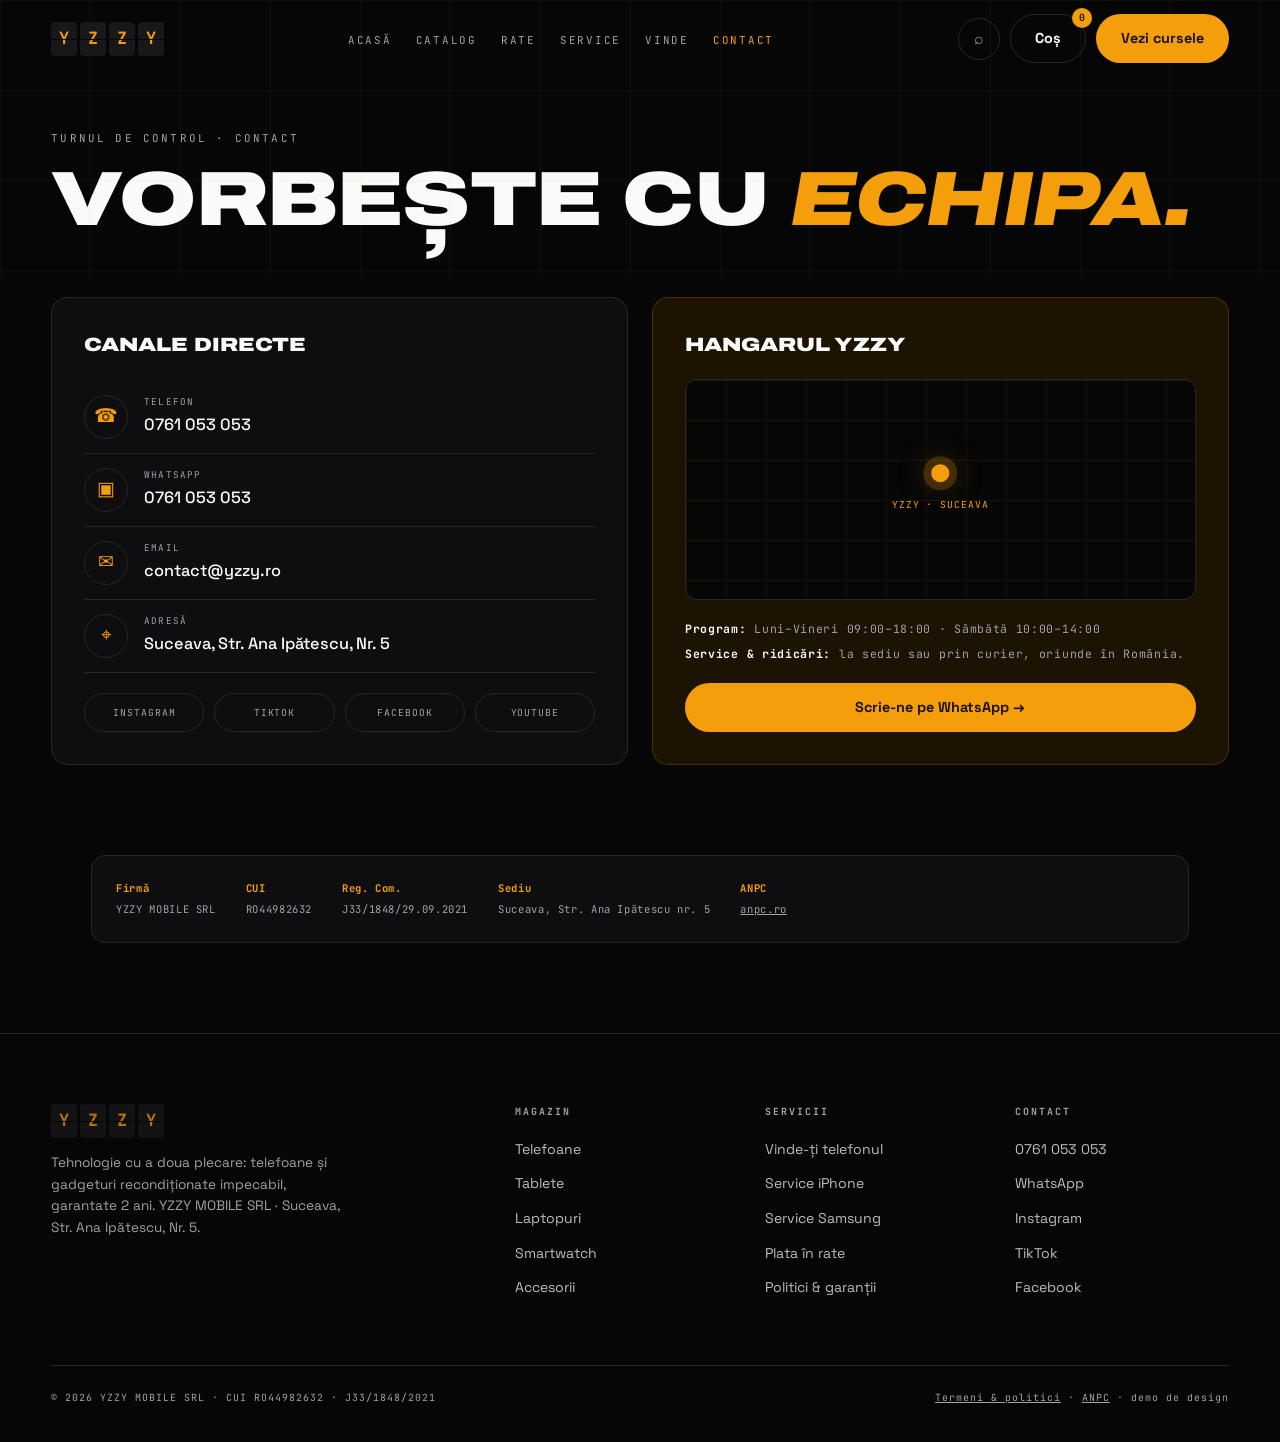
<file: contact.html>
<!DOCTYPE html>
<html lang="ro">
<head>
<meta charset="UTF-8">
<meta name="viewport" content="width=device-width, initial-scale=1.0">
<title>Contact — YZZY · Suceava</title>
<meta name="description" content="Contactează YZZY: telefon 0761 053 053, WhatsApp, email, sediu în Suceava, Str. Ana Ipătescu nr. 5.">
<link rel="stylesheet" href="theme.css?v=3">
<style>
.ct-hero{padding:130px 4vw 40px}
.ct-hero h1{font-size:clamp(2.4rem,6vw,4.8rem)}
.ct-grid{display:grid;grid-template-columns:1fr 1fr;gap:24px;padding:20px 4vw 90px}
@media(max-width:900px){.ct-grid{grid-template-columns:1fr}}
.ct-card{background:var(--carbune);border:1px solid var(--linie);border-radius:16px;padding:32px}
.ct-card h3{font-family:var(--f-display);font-stretch:125%;font-weight:900;text-transform:uppercase;font-size:1.2rem;margin-bottom:20px}
.ct-item{display:flex;gap:16px;align-items:center;padding:14px 0;border-bottom:1px solid var(--linie);text-decoration:none;color:var(--alb);transition:color .2s}
.ct-item:last-child{border-bottom:none}
.ct-item:hover{color:var(--amber)}
.ct-item .ic{width:44px;height:44px;border-radius:50%;border:1px solid var(--linie);display:grid;place-items:center;font-size:1.2rem;flex:none;color:var(--amber)}
.ct-item .lbl{font-family:var(--f-mono);font-size:.58rem;letter-spacing:.12em;text-transform:uppercase;color:var(--gri);display:block;margin-bottom:2px}
.ct-item b{font-size:1.02rem;font-weight:500}
.socials{display:flex;gap:10px;margin-top:20px}
.socials a{flex:1;text-align:center;border:1px solid var(--linie);border-radius:100px;padding:11px;font-family:var(--f-mono);font-size:.6rem;letter-spacing:.1em;text-transform:uppercase;color:var(--gri);text-decoration:none;transition:all .2s}
.socials a:hover{border-color:var(--amber);color:var(--amber)}
.map-card{background:var(--fum);border:1px solid rgba(245,158,11,.2);border-radius:16px;padding:32px;display:flex;flex-direction:column}
.map-vis{flex:1;min-height:220px;border-radius:12px;border:1px solid var(--linie);background:
  linear-gradient(rgba(245,158,11,.08) 1px,transparent 1px),
  linear-gradient(90deg,rgba(245,158,11,.08) 1px,transparent 1px);
  background-size:40px 40px;background-color:var(--abis);position:relative;margin-bottom:20px;overflow:hidden}
.map-pin{position:absolute;top:50%;left:50%;transform:translate(-50%,-50%);text-align:center}
.map-pin .dot{width:18px;height:18px;border-radius:50%;background:var(--amber);margin:0 auto 8px;box-shadow:0 0 0 8px rgba(245,158,11,.2),0 0 30px rgba(245,158,11,.6)}
.map-pin span{font-family:var(--f-mono);font-size:.6rem;letter-spacing:.1em;text-transform:uppercase;color:var(--amber)}
.hours{font-family:var(--f-mono);font-size:.72rem;letter-spacing:.06em;color:var(--gri)}
.hours b{color:var(--alb)}
.legal-strip{padding:0 4vw 90px;max-width:1200px;margin:0 auto}
.legal-strip .lbox{background:var(--carbune);border:1px solid var(--linie);border-radius:14px;padding:24px;display:flex;gap:30px;flex-wrap:wrap;font-family:var(--f-mono);font-size:.66rem;letter-spacing:.06em;color:var(--gri)}
.legal-strip .lbox b{color:var(--amber);display:block;margin-bottom:4px}
</style>
</head>
<body>
<nav id="nav"></nav>

<header class="ct-hero grid-bg">
  <span class="sec-num" style="display:block;margin-bottom:16px">TURNUL DE CONTROL · CONTACT</span>
  <h1 class="display">Vorbește cu <em class="amber">echipa.</em></h1>
</header>

<div class="ct-grid">
  <div class="ct-card reveal">
    <h3>Canale directe</h3>
    <a class="ct-item" href="tel:0761053053"><span class="ic">☎</span><span><span class="lbl">Telefon</span><b>0761 053 053</b></span></a>
    <a class="ct-item" href="https://wa.me/+40761053053"><span class="ic">▣</span><span><span class="lbl">WhatsApp</span><b>0761 053 053</b></span></a>
    <a class="ct-item" href="mailto:contact@yzzy.ro"><span class="ic">✉</span><span><span class="lbl">Email</span><b>contact@yzzy.ro</b></span></a>
    <a class="ct-item" href="https://yzzy.ro/contact/" target="_blank" rel="noopener"><span class="ic">⌖</span><span><span class="lbl">Adresă</span><b>Suceava, Str. Ana Ipătescu, Nr. 5</b></span></a>
    <div class="socials">
      <a href="https://www.instagram.com/yzzy.ro/">Instagram</a>
      <a href="https://www.tiktok.com/@yzzy.ro">TikTok</a>
      <a href="https://www.facebook.com/yzzy.mobile">Facebook</a>
      <a href="https://www.youtube.com/@yzzy.mobile">YouTube</a>
    </div>
  </div>
  <div class="map-card reveal">
    <h3 style="font-family:var(--f-display);font-stretch:125%;font-weight:900;text-transform:uppercase;font-size:1.2rem;margin-bottom:18px">Hangarul YZZY</h3>
    <div class="map-vis"><div class="map-pin"><div class="dot"></div><span>YZZY · Suceava</span></div></div>
    <p class="hours"><b>Program:</b> Luni–Vineri 09:00–18:00 · Sâmbătă 10:00–14:00</p>
    <p class="hours" style="margin-top:6px"><b>Service & ridicări:</b> la sediu sau prin curier, oriunde în România.</p>
    <a class="btn btn-amber" href="https://wa.me/+40761053053" style="margin-top:20px;justify-content:center">Scrie-ne pe WhatsApp →</a>
  </div>
</div>

<div class="legal-strip reveal">
  <div class="lbox">
    <div><b>Firmă</b>YZZY MOBILE SRL</div>
    <div><b>CUI</b>RO44982632</div>
    <div><b>Reg. Com.</b>J33/1848/29.09.2021</div>
    <div><b>Sediu</b>Suceava, Str. Ana Ipătescu nr. 5</div>
    <div><b>ANPC</b><a href="https://anpc.ro/" target="_blank" rel="noopener" style="color:var(--gri)">anpc.ro</a></div>
  </div>
</div>

<footer id="footer"></footer>

<script src="data/catalog.js?v=3"></script>
<script src="app.js?v=3"></script>
<script>
renderNav('contact.html');
renderFooter(document.getElementById('footer'));
initReveal();
</script>
</body>
</html>
</file>
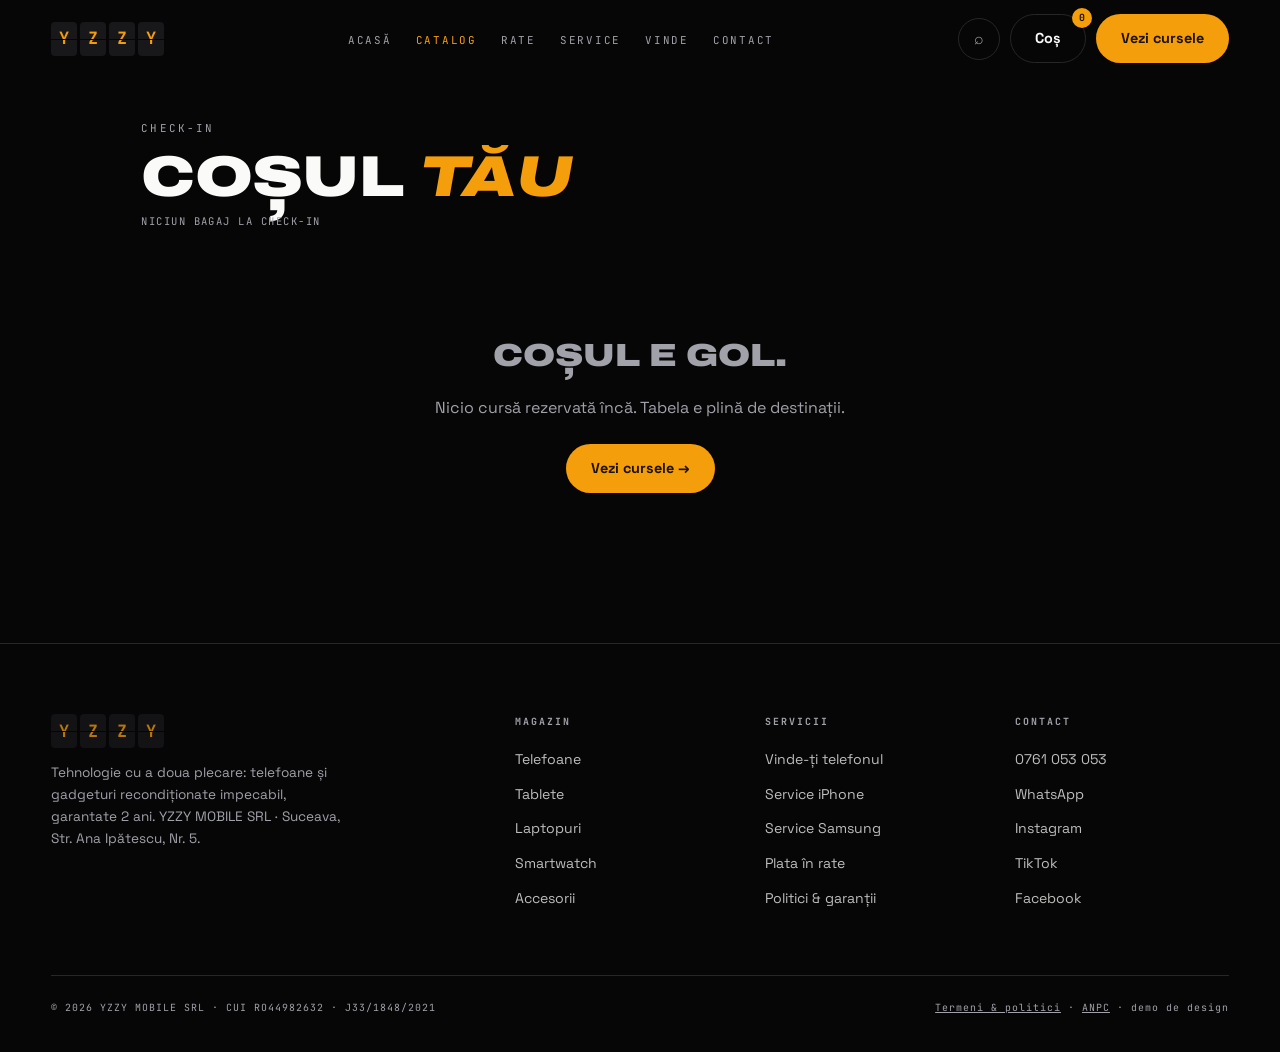
<file: cos.html>
<!DOCTYPE html>
<html lang="ro">
<head>
<meta charset="UTF-8">
<meta name="viewport" content="width=device-width, initial-scale=1.0">
<title>Check-in — Coșul tău · YZZY</title>
<link rel="stylesheet" href="theme.css?v=3">
<style>
.cos{padding:120px 4vw 90px;max-width:1100px;margin:0 auto}
.cos h1{font-size:clamp(2rem,5vw,3.6rem);margin-bottom:8px}
.cos-sub{font-family:var(--f-mono);font-size:.66rem;letter-spacing:.14em;text-transform:uppercase;color:var(--gri);margin-bottom:40px}
.cos-grid{display:grid;grid-template-columns:1fr 360px;gap:28px;align-items:start}
@media(max-width:900px){.cos-grid{grid-template-columns:1fr}}
.ci-item{display:grid;grid-template-columns:90px 1fr auto;gap:18px;align-items:center;background:var(--carbune);border:1px solid var(--linie);border-radius:14px;padding:16px;margin-bottom:12px}
.ci-thumb{width:90px;height:90px;border-radius:10px;background:#141416;display:grid;place-items:center;padding:10px}
.ci-thumb img{max-width:100%;max-height:100%;object-fit:contain}
.ci-info b{display:block;font-size:1rem;margin-bottom:4px}
.ci-info .meta{font-family:var(--f-mono);font-size:.6rem;letter-spacing:.1em;text-transform:uppercase;color:var(--gri)}
.ci-info .price{font-family:var(--f-dot);font-weight:900;color:var(--amber);margin-top:8px;font-size:1.1rem}
.ci-right{display:flex;flex-direction:column;align-items:flex-end;gap:12px}
.ci-right .qty{display:flex;align-items:center;border:1px solid var(--linie);border-radius:100px;overflow:hidden}
.ci-right .qty button{width:34px;height:36px;background:var(--carbune);border:none;color:var(--amber);cursor:pointer}
.ci-right .qty span{width:34px;text-align:center;font-family:var(--f-dot);font-weight:900}
.ci-right .rm{background:none;border:none;color:var(--gri);font-family:var(--f-mono);font-size:.6rem;letter-spacing:.1em;text-transform:uppercase;cursor:pointer}
.ci-right .rm:hover{color:var(--rosu)}
.summary{background:var(--carbune);border:1px solid var(--linie);border-radius:16px;padding:26px;position:sticky;top:90px}
.summary h3{font-family:var(--f-display);font-stretch:125%;font-weight:900;text-transform:uppercase;font-size:1.15rem;margin-bottom:18px}
.sum-row{display:flex;justify-content:space-between;padding:9px 0;font-size:.9rem;color:var(--gri)}
.sum-row.total{border-top:1px solid var(--linie);margin-top:8px;padding-top:16px;font-family:var(--f-dot);font-weight:900;font-size:1.3rem;color:var(--alb)}
.sum-row.total span:last-child{color:var(--amber)}
.sum-perks{margin:18px 0;display:flex;flex-direction:column;gap:8px}
.sum-perks div{font-family:var(--f-mono);font-size:.62rem;letter-spacing:.08em;text-transform:uppercase;color:var(--gri)}
.sum-perks b{color:var(--verde)}
.empty-cos{text-align:center;padding:60px 0}
.empty-cos .big{font-family:var(--f-display);font-stretch:125%;font-weight:900;text-transform:uppercase;font-size:2rem;color:var(--gri);margin-bottom:14px}
.rate-pills{display:flex;gap:6px;margin-top:14px;flex-wrap:wrap}
.rate-pills img{height:20px;background:var(--alb);border-radius:5px;padding:2px 6px}
</style>
</head>
<body>
<nav id="nav"></nav>

<main class="cos">
  <span class="sec-num" style="display:block;margin-bottom:12px">CHECK-IN</span>
  <h1 class="display">Coșul <em class="amber">tău</em></h1>
  <p class="cos-sub" id="ciCount">— curse pregătite pentru îmbarcare</p>
  <div id="cosBody"></div>
</main>

<footer id="footer"></footer>

<script src="data/catalog.js?v=3"></script>
<script src="app.js?v=3"></script>
<script>
renderNav('catalog.html');
renderFooter(document.getElementById('footer'));

function render(){
  const body=document.getElementById('cosBody');
  const items=cart.map(it=>({...it,p:byId(it.id)})).filter(x=>x.p);
  document.getElementById('ciCount').textContent=items.length?`${items.reduce((s,i)=>s+i.qty,0)} curse pregătite pentru îmbarcare`:'Niciun bagaj la check-in';
  if(!items.length){
    body.innerHTML=`<div class="empty-cos"><div class="big">Coșul e gol.</div>
      <p class="muted" style="margin-bottom:24px">Nicio cursă rezervată încă. Tabela e plină de destinații.</p>
      <a class="btn btn-amber" href="catalog.html">Vezi cursele →</a></div>`;
    return;
  }
  const total=cartTotal();
  body.innerHTML=`<div class="cos-grid">
    <div id="ciList">${items.map(({p,qty})=>`
      <div class="ci-item" data-id="${p.id}">
        <a class="ci-thumb" href="produs.html?id=${p.id}"><img src="${p.thumb}" alt=""></a>
        <div class="ci-info">
          <b>${p.brand?p.brand+' ':''}${p.name}</b>
          <span class="meta">[ ${p.condition} · Garanție 2 ani ]</span>
          <span class="price">${fmtLei(p.price)}</span>
        </div>
        <div class="ci-right">
          <div class="qty"><button data-act="minus">−</button><span>${qty}</span><button data-act="plus">+</button></div>
          <button class="rm" data-act="rm">× scoate</button>
        </div>
      </div>`).join('')}</div>
    <aside class="summary">
      <h3>Boarding pass</h3>
      <div class="sum-row"><span>Subtotal (${items.reduce((s,i)=>s+i.qty,0)} produse)</span><span>${fmtLei(total)}</span></div>
      <div class="sum-row"><span>Livrare</span><span class="amber">Gratuită · 24h</span></div>
      <div class="sum-row total"><span>Total</span><span>${fmtLei(total)}</span></div>
      <div class="sum-perks">
        <div><b>✓</b> Garanție 2 ani inclusă</div>
        <div><b>✓</b> Retur gratuit 30 de zile</div>
        <div><b>✓</b> Plata în rate disponibilă</div>
      </div>
      <a class="btn btn-amber" href="plata.html" style="width:100%;justify-content:center">Spre îmbarcare →</a>
      <div class="rate-pills">
        <img src="https://yzzy.ro/wp-content/uploads/2025/02/logo-unicredit-contrast-alb-2.jpg" alt="UniCredit">
        <img src="https://yzzy.ro/wp-content/uploads/2025/02/Logo-Smart-by-BT-Direct-1-300x115.webp" alt="Smart by BT">
        <img src="https://yzzy.ro/wp-content/uploads/2025/06/LP-logo-small-300x86.png" alt="LeanPay">
        <img src="https://yzzy.ro/wp-content/uploads/2025/02/tbi-bank-logo.webp" alt="TBI">
      </div>
    </aside>
  </div>`;
  document.getElementById('ciList').addEventListener('click',e=>{
    const btn=e.target.closest('[data-act]');if(!btn)return;
    const id=btn.closest('.ci-item').dataset.id;
    const it=cart.find(x=>x.id===id);if(!it)return;
    if(btn.dataset.act==='plus')setQty(id,it.qty+1);
    else if(btn.dataset.act==='minus')setQty(id,it.qty-1);
    else setQty(id,0);
    render();
  });
}
render();
</script>
</body>
</html>
</file>
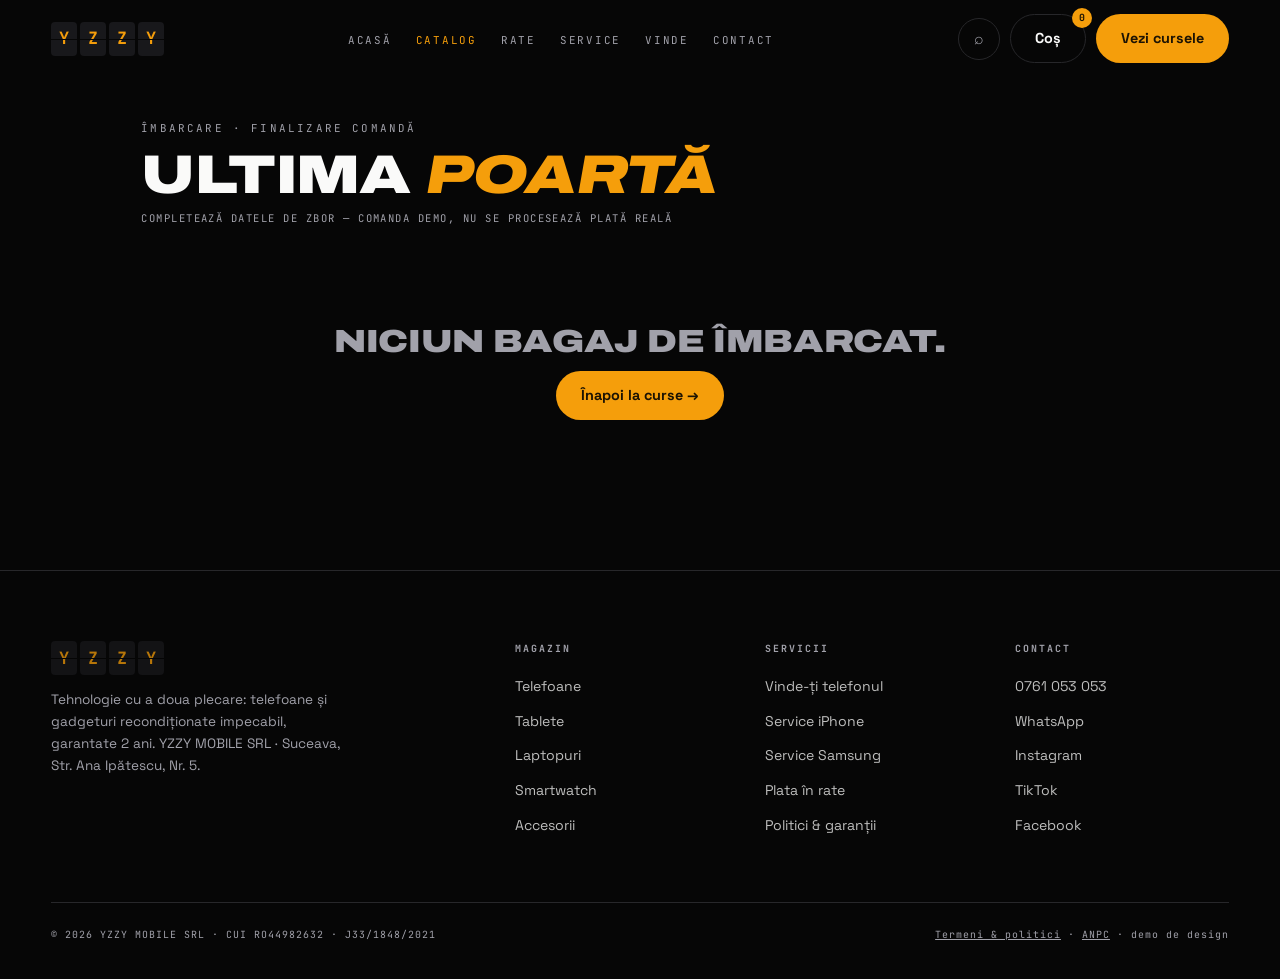
<file: plata.html>
<!DOCTYPE html>
<html lang="ro">
<head>
<meta charset="UTF-8">
<meta name="viewport" content="width=device-width, initial-scale=1.0">
<title>Îmbarcare — Finalizează comanda · YZZY</title>
<link rel="stylesheet" href="theme.css?v=3">
<style>
.pay{padding:120px 4vw 90px;max-width:1100px;margin:0 auto}
.pay h1{font-size:clamp(2rem,5vw,3.4rem);margin-bottom:8px}
.pay-sub{font-family:var(--f-mono);font-size:.66rem;letter-spacing:.14em;text-transform:uppercase;color:var(--gri);margin-bottom:40px}
.pay-grid{display:grid;grid-template-columns:1fr 380px;gap:28px;align-items:start}
@media(max-width:900px){.pay-grid{grid-template-columns:1fr}}
.fieldset{background:var(--carbune);border:1px solid var(--linie);border-radius:16px;padding:26px;margin-bottom:18px}
.fieldset h3{font-family:var(--f-display);font-stretch:125%;font-weight:900;text-transform:uppercase;font-size:1.05rem;margin-bottom:6px;display:flex;align-items:center;gap:10px}
.fieldset h3 .step{width:26px;height:26px;border-radius:50%;background:var(--amber);color:var(--fum);display:grid;place-items:center;font-size:.8rem}
.fieldset p.hint{font-family:var(--f-mono);font-size:.6rem;letter-spacing:.1em;text-transform:uppercase;color:var(--gri);margin-bottom:18px}
.frow{display:grid;grid-template-columns:1fr 1fr;gap:12px;margin-bottom:12px}
.frow.one{grid-template-columns:1fr}
label{display:block;font-family:var(--f-mono);font-size:.58rem;letter-spacing:.12em;text-transform:uppercase;color:var(--gri);margin-bottom:6px}
input,select{width:100%;background:var(--abis);border:1px solid var(--linie);color:var(--alb);font-family:var(--f-text);font-size:.92rem;padding:12px 14px;border-radius:10px;outline:none;transition:border-color .2s}
input:focus,select:focus{border-color:var(--amber)}
.pay-methods{display:flex;flex-direction:column;gap:10px}
.pm{display:flex;align-items:center;gap:14px;border:1px solid var(--linie);border-radius:12px;padding:14px 16px;cursor:pointer;transition:border-color .2s,background .2s}
.pm:hover{border-color:var(--gri)}
.pm.active{border-color:var(--amber);background:var(--fum)}
.pm input{width:auto}
.pm .pm-label{flex:1}
.pm .pm-label b{display:block;font-size:.94rem}
.pm .pm-label span{font-family:var(--f-mono);font-size:.58rem;letter-spacing:.1em;text-transform:uppercase;color:var(--gri)}
.pm img{height:24px;background:var(--alb);border-radius:5px;padding:3px 7px}
.rate-detail{display:none;padding:16px;background:var(--abis);border-radius:10px;margin-top:6px}
.rate-detail.show{display:block}
.rate-detail .partners{display:grid;grid-template-columns:repeat(4,1fr);gap:8px;margin-bottom:14px}
.rate-detail .partners a{background:var(--alb);border-radius:8px;padding:10px;display:grid;place-items:center;min-height:50px;transition:transform .2s}
.rate-detail .partners a:hover{transform:translateY(-2px)}
.rate-detail .partners img{max-height:26px;max-width:100%}
.rate-months{display:flex;gap:8px;margin:10px 0;flex-wrap:wrap}
.rate-months button{font-family:var(--f-mono);font-size:.66rem;padding:8px 14px;border-radius:100px;border:1px solid var(--linie);background:none;color:var(--gri);cursor:pointer}
.rate-months button.active{background:var(--amber);color:var(--fum);border-color:var(--amber)}
.rate-out{font-family:var(--f-dot);font-weight:900;color:var(--amber);font-size:1.4rem}
/* boarding pass summary */
.pass{background:var(--carbune);border:1px solid var(--linie);border-radius:16px;overflow:hidden;position:sticky;top:90px}
.pass-head{background:var(--fum);padding:18px 22px;border-bottom:1px dashed var(--linie);display:flex;justify-content:space-between;align-items:center}
.pass-head b{font-family:var(--f-display);font-stretch:125%;font-weight:900;text-transform:uppercase;font-size:1rem}
.pass-head .code{font-family:var(--f-mono);font-size:.62rem;letter-spacing:.12em;color:var(--amber)}
.pass-body{padding:22px}
.pass-item{display:flex;justify-content:space-between;gap:12px;padding:8px 0;font-size:.84rem;color:var(--gri);border-bottom:1px solid #1A1A1D}
.pass-item:last-of-type{border-bottom:none}
.pass-item b{color:var(--alb);font-weight:400}
.pass-item .q{font-family:var(--f-mono);font-size:.6rem;color:var(--amber)}
.pass-total{display:flex;justify-content:space-between;border-top:1px dashed var(--linie);margin-top:10px;padding-top:16px;font-family:var(--f-dot);font-weight:900;font-size:1.3rem}
.pass-total span:last-child{color:var(--amber)}
.barcode{height:46px;margin-top:18px;background:repeating-linear-gradient(90deg,var(--alb) 0 2px,transparent 2px 4px,var(--alb) 4px 5px,transparent 5px 9px);border-radius:4px;opacity:.85}
.note{font-family:var(--f-mono);font-size:.56rem;letter-spacing:.08em;text-transform:uppercase;color:var(--gri);text-align:center;margin-top:14px;line-height:1.6}
/* confirmare */
.confirm{display:none;text-align:center;padding:40px 0}
.confirm.show{display:block}
.confirm .tick{width:80px;height:80px;border-radius:50%;background:var(--verde);color:var(--abis);display:grid;place-items:center;font-size:2.4rem;margin:0 auto 24px}
.confirm h2{font-size:clamp(2rem,5vw,3.4rem);margin-bottom:12px}
.confirm p{color:var(--gri);max-width:420px;margin:0 auto 8px}
.confirm .pnr{font-family:var(--f-dot);font-weight:900;color:var(--amber);font-size:1.6rem;margin:18px 0}
</style>
</head>
<body>
<nav id="nav"></nav>

<main class="pay">
  <span class="sec-num" style="display:block;margin-bottom:12px">ÎMBARCARE · FINALIZARE COMANDĂ</span>
  <h1 class="display" id="payTitle">Ultima <em class="amber">poartă</em></h1>
  <p class="pay-sub" id="paySub">Completează datele de zbor — comanda demo, nu se procesează plată reală</p>
  <div id="payBody"></div>
</main>

<footer id="footer"></footer>

<script src="data/catalog.js?v=3"></script>
<script src="app.js?v=3"></script>
<script>
renderNav('catalog.html');
renderFooter(document.getElementById('footer'));

const items=cart.map(it=>({...it,p:byId(it.id)})).filter(x=>x.p);
const body=document.getElementById('payBody');

if(!items.length){
  body.innerHTML=`<div style="text-align:center;padding:60px 0">
    <p class="display" style="font-size:2rem;color:var(--gri);margin-bottom:14px">Niciun bagaj de îmbarcat.</p>
    <a class="btn btn-amber" href="catalog.html">Înapoi la curse →</a></div>`;
}else{
  const total=cartTotal();
  body.innerHTML=`<div class="pay-grid" id="payGrid">
    <div>
      <div class="fieldset">
        <h3><span class="step">1</span> Pasager</h3>
        <p class="hint">Cui îi livrăm cursa</p>
        <div class="frow"><div><label>Nume</label><input id="fNume" placeholder="Andrei"></div><div><label>Prenume</label><input id="fPren" placeholder="Popescu"></div></div>
        <div class="frow"><div><label>Email</label><input id="fMail" type="email" placeholder="andrei@email.ro"></div><div><label>Telefon</label><input id="fTel" placeholder="07xx xxx xxx"></div></div>
      </div>
      <div class="fieldset">
        <h3><span class="step">2</span> Destinație</h3>
        <p class="hint">Unde aterizează coletul</p>
        <div class="frow one"><div><label>Adresă</label><input id="fAdr" placeholder="Str. Exemplu nr. 10, bl. A, ap. 5"></div></div>
        <div class="frow"><div><label>Oraș</label><input id="fOras" placeholder="Suceava"></div><div><label>Județ</label><input id="fJud" placeholder="Suceava"></div></div>
      </div>
      <div class="fieldset">
        <h3><span class="step">3</span> Plată</h3>
        <p class="hint">Cum decolează comanda</p>
        <div class="pay-methods">
          <label class="pm active"><input type="radio" name="pm" value="card" checked><span class="pm-label"><b>Card online</b><span>Plată securizată Netopia</span></span></label>
          <label class="pm"><input type="radio" name="pm" value="ramburs"><span class="pm-label"><b>Ramburs la livrare</b><span>Plătești curierului</span></span></label>
          <label class="pm" id="pmRate"><input type="radio" name="pm" value="rate"><span class="pm-label"><b>Plata în rate</b><span>Aprobare în câteva minute, 100% online</span></span></label>
        </div>
        <div class="rate-detail" id="rateDetail">
          <p class="hint">Alege finanțatorul (te ducem pe pagina lui)</p>
          <div class="partners">
            <a href="https://yzzy.ro/credit-100-online-prin-unicredit-consumer-financing/" target="_blank" rel="noopener"><img src="https://yzzy.ro/wp-content/uploads/2025/02/logo-unicredit-contrast-alb-2.jpg" alt="UniCredit"></a>
            <a href="https://yzzy.ro/" target="_blank" rel="noopener"><img src="https://yzzy.ro/wp-content/uploads/2025/02/Logo-Smart-by-BT-Direct-1-300x115.webp" alt="Smart by BT"></a>
            <a href="https://yzzy.ro/regulament-leanpay/" target="_blank" rel="noopener"><img src="https://yzzy.ro/wp-content/uploads/2025/06/LP-logo-small-300x86.png" alt="LeanPay"></a>
            <a href="https://yzzy.ro/" target="_blank" rel="noopener"><img src="https://yzzy.ro/wp-content/uploads/2025/02/tbi-bank-logo.webp" alt="TBI Bank"></a>
          </div>
          <div class="rate-months" id="rateMonths"></div>
          <div>Cost împărțit la rate: <span class="rate-out" id="rateOut"></span> <span class="muted mono" style="font-size:.6rem">/lună · estimare orientativă*</span></div>
          <p class="muted mono" style="font-size:.54rem;margin-top:8px;line-height:1.5">* Prețul împărțit la numărul de rate. Rata reală include dobânda și DAE stabilite de finanțator (ex. UniCredit: dobândă fixă 11–25%/an, DAE 14,93–46,01%).</p>
        </div>
      </div>
    </div>
    <aside class="pass">
      <div class="pass-head"><b>Boarding pass</b><span class="code">YZZY · 2026</span></div>
      <div class="pass-body">
        ${items.map(({p,qty})=>`<div class="pass-item"><b>${p.brand?p.brand+' ':''}${p.name}</b><span><span class="q">×${qty}</span> ${fmtLei(p.price*qty)}</span></div>`).join('')}
        <div class="pass-item"><span>Livrare</span><b class="amber">Gratuită · 24h</b></div>
        <div class="pass-total"><span>Total</span><span>${fmtLei(total)}</span></div>
        <div class="barcode"></div>
        <button class="btn btn-amber" id="placeBtn" style="width:100%;justify-content:center;margin-top:18px">Confirmă îmbarcarea →</button>
        <p class="note">Demo de design.<br>Comanda reală se procesează pe platforma YZZY.</p>
      </div>
    </aside>
  </div>`;

  // payment method switch
  document.querySelectorAll('.pm input').forEach(r=>r.addEventListener('change',()=>{
    document.querySelectorAll('.pm').forEach(x=>x.classList.remove('active'));
    r.closest('.pm').classList.add('active');
    document.getElementById('rateDetail').classList.toggle('show',r.value==='rate');
  }));
  // rate calculator
  const months=[6,12,18,24,36];
  document.getElementById('rateMonths').innerHTML=months.map((m,i)=>`<button class="${i===1?'active':''}" data-m="${m}">${m} rate</button>`).join('');
  function calcRate(m){document.getElementById('rateOut').textContent=fmtLei(Math.round(total/m))}
  calcRate(12);
  document.getElementById('rateMonths').addEventListener('click',e=>{
    const b=e.target.closest('[data-m]');if(!b)return;
    document.querySelectorAll('#rateMonths button').forEach(x=>x.classList.remove('active'));
    b.classList.add('active');calcRate(+b.dataset.m);
  });
  // place order
  document.getElementById('placeBtn').addEventListener('click',()=>{
    const nume=document.getElementById('fNume').value.trim();
    if(!nume){toast('<b>[ ATENȚIE ]</b> Completează numele pasagerului');document.getElementById('fNume').focus();return;}
    const pnr='YZ'+Math.abs(total*7%99999).toString().padStart(5,'0');
    cart=[];saveCart();updateCartBadge();
    document.getElementById('payTitle').innerHTML='Cursă <em class="amber">confirmată</em>';
    document.getElementById('paySub').textContent='Mulțumim! Coletul tău e pe pistă.';
    body.innerHTML=`<div class="confirm show">
      <div class="tick">✓</div>
      <h2 class="display">Bun venit la bord, ${nume}.</h2>
      <p>Comanda ta a fost înregistrată. Vei primi un email cu detaliile cursei și ai garanție 2 ani la fiecare produs.</p>
      <div class="pnr">COD REZERVARE · ${pnr}</div>
      <p class="muted mono" style="font-size:.6rem">Aceasta este o comandă demo. Pe site-ul real, plata se procesează prin Netopia / partenerii de rate.</p>
      <div style="margin-top:26px"><a class="btn btn-amber" href="catalog.html">Vezi alte curse →</a></div>
    </div>`;
    scrollTo({top:0,behavior:'smooth'});
  });
}
</script>
</body>
</html>
</file>
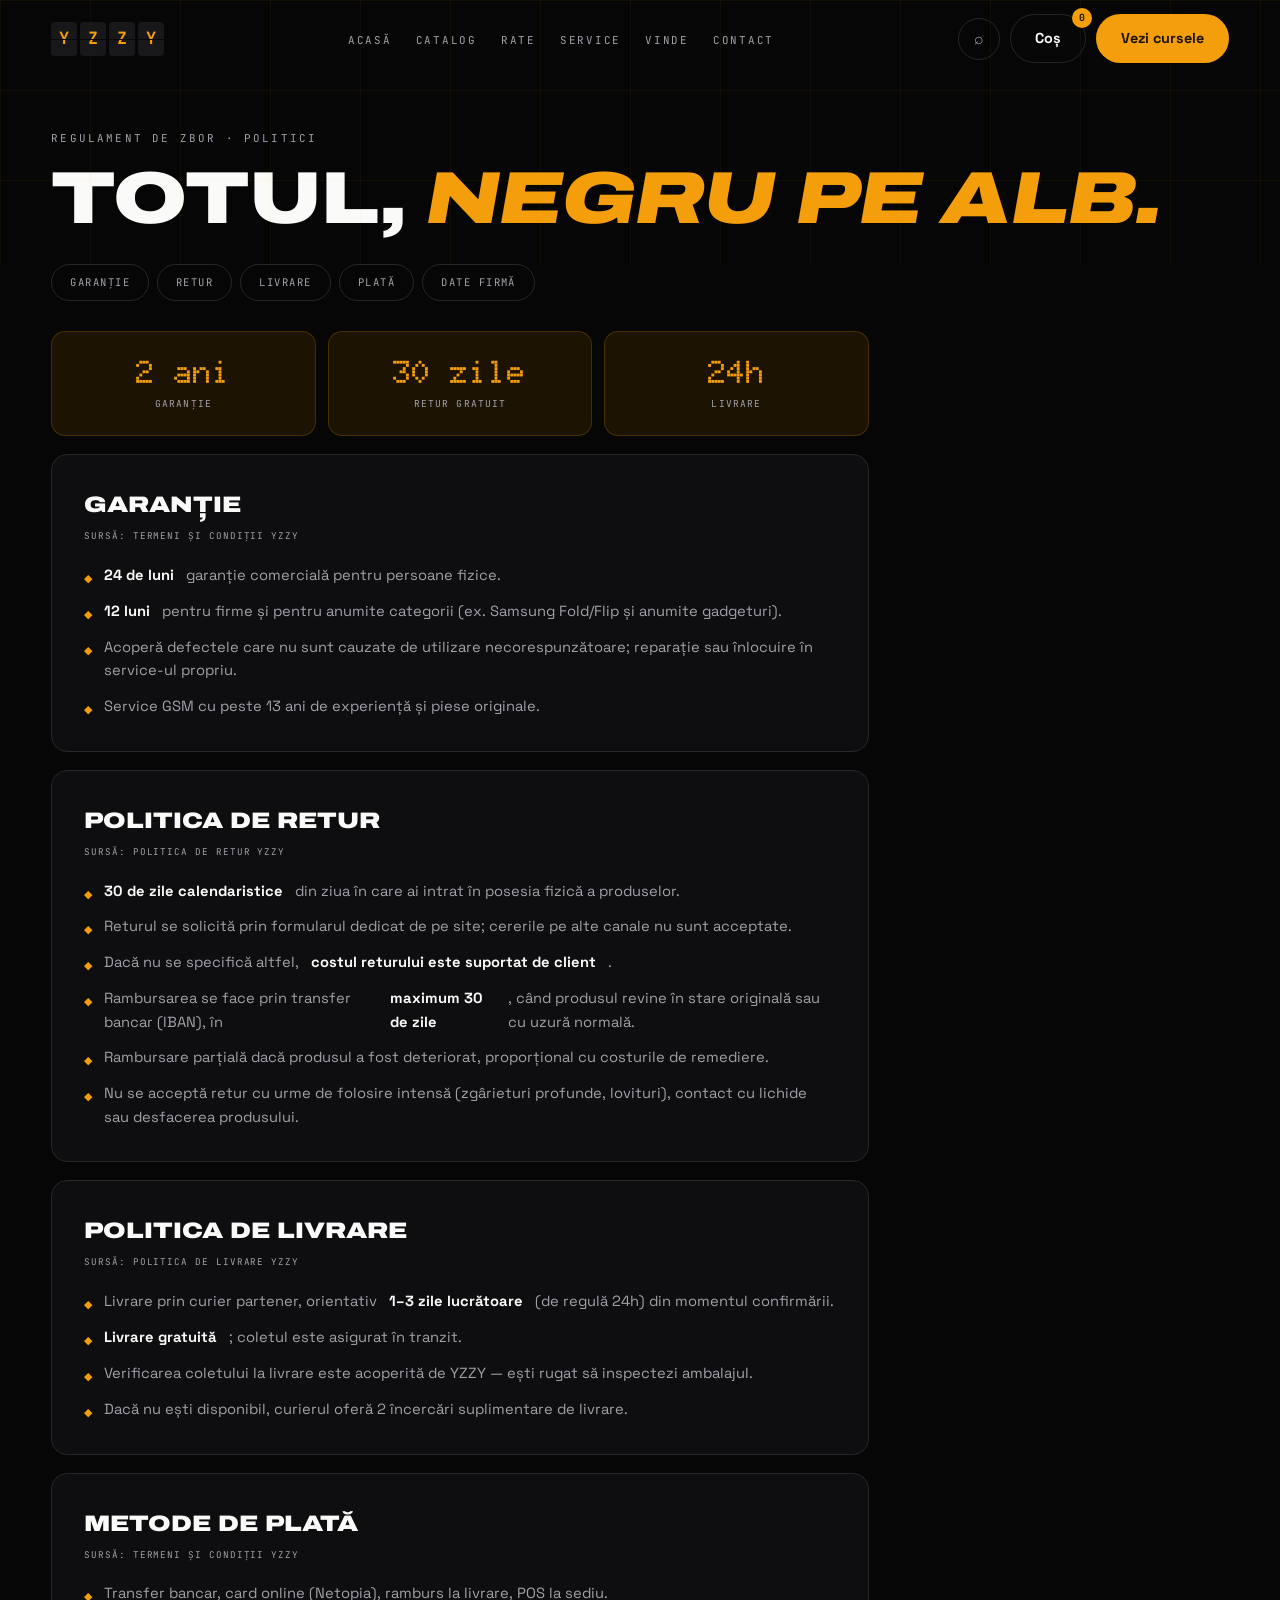
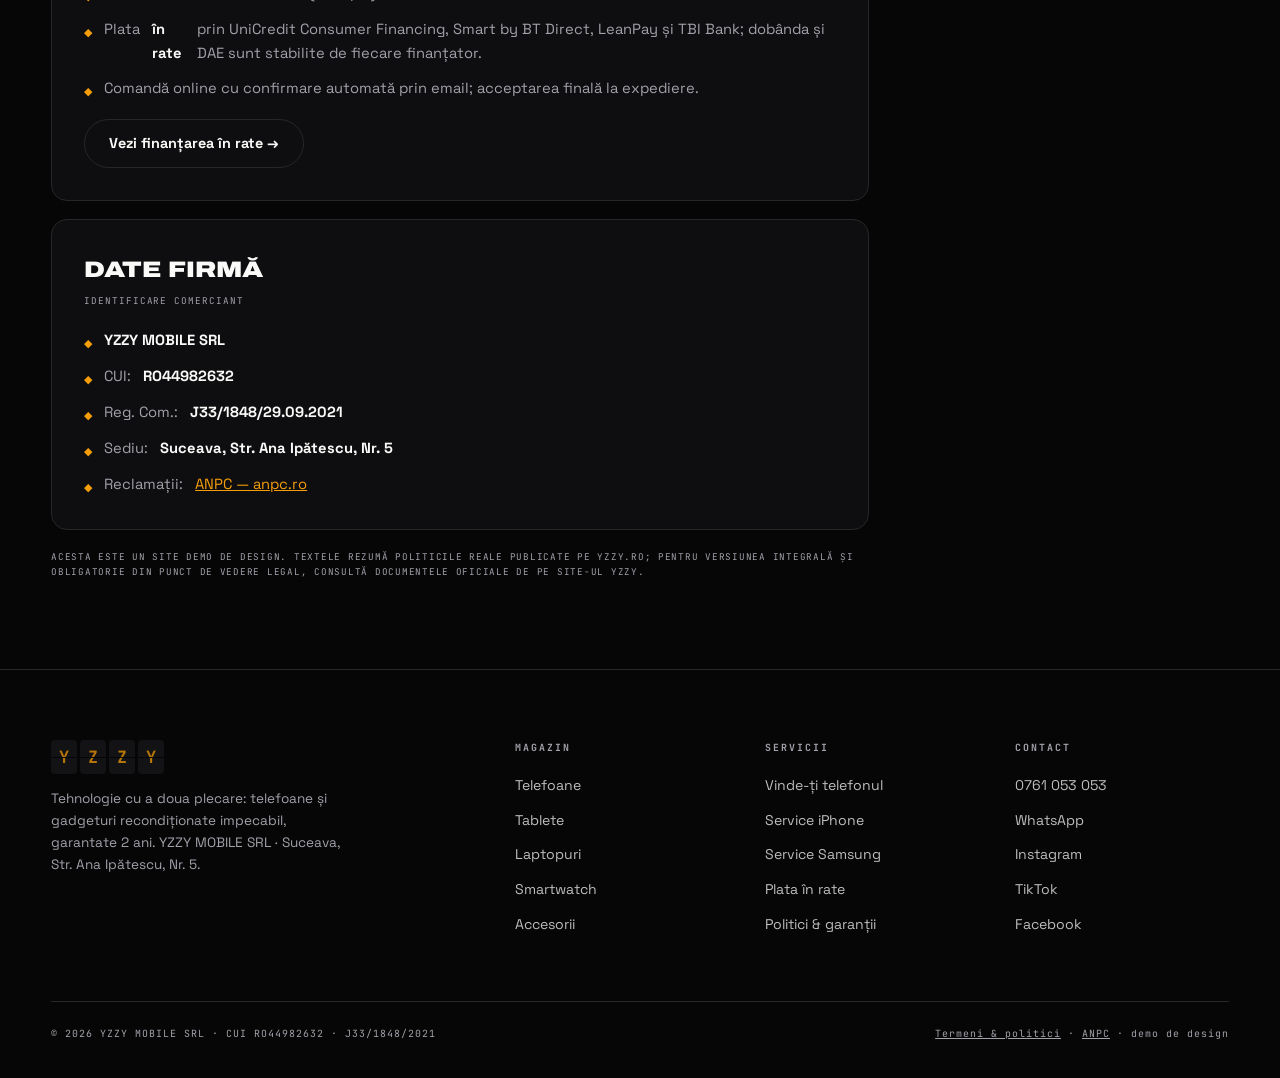
<file: politici.html>
<!DOCTYPE html>
<html lang="ro">
<head>
<meta charset="UTF-8">
<meta name="viewport" content="width=device-width, initial-scale=1.0">
<title>Politici & garanții — YZZY</title>
<meta name="description" content="Garanție 2 ani, retur 30 de zile, livrare 24h. Termenii, politica de retur și de livrare YZZY, pe scurt.">
<link rel="stylesheet" href="theme.css?v=3">
<style>
.pol-hero{padding:130px 4vw 30px}
.pol-hero h1{font-size:clamp(2.4rem,6vw,4.6rem)}
.pol-nav{display:flex;gap:8px;padding:0 4vw 30px;flex-wrap:wrap}
.pol-body{padding:0 4vw 90px;max-width:920px}
.pol-sec{background:var(--carbune);border:1px solid var(--linie);border-radius:16px;padding:32px;margin-bottom:18px;scroll-margin-top:90px}
.pol-sec h2{font-family:var(--f-display);font-stretch:125%;font-weight:900;text-transform:uppercase;font-size:1.4rem;margin-bottom:6px}
.pol-sec .src{font-family:var(--f-mono);font-size:.58rem;letter-spacing:.1em;text-transform:uppercase;color:var(--gri);margin-bottom:20px}
.pol-sec ul{list-style:none;display:flex;flex-direction:column;gap:12px}
.pol-sec li{display:flex;gap:12px;color:var(--gri);font-size:.92rem;line-height:1.6}
.pol-sec li::before{content:"◆";color:var(--amber);flex:none;font-size:.7rem;margin-top:6px}
.pol-sec li b{color:var(--alb)}
.warranty-band{display:grid;grid-template-columns:repeat(3,1fr);gap:12px;margin-bottom:18px}
@media(max-width:760px){.warranty-band{grid-template-columns:1fr}}
.wb{background:var(--fum);border:1px solid rgba(245,158,11,.2);border-radius:14px;padding:24px;text-align:center}
.wb b{font-family:var(--f-dot);font-weight:900;color:var(--amber);font-size:2rem;display:block;line-height:1}
.wb span{font-family:var(--f-mono);font-size:.6rem;letter-spacing:.12em;text-transform:uppercase;color:var(--gri);display:block;margin-top:8px}
</style>
</head>
<body>
<nav id="nav"></nav>

<header class="pol-hero grid-bg">
  <span class="sec-num" style="display:block;margin-bottom:16px">REGULAMENT DE ZBOR · POLITICI</span>
  <h1 class="display">Totul, <em class="amber">negru pe alb.</em></h1>
</header>

<div class="pol-nav">
  <a class="pill" href="#garantie">Garanție</a>
  <a class="pill" href="#retur">Retur</a>
  <a class="pill" href="#livrare">Livrare</a>
  <a class="pill" href="#plata">Plată</a>
  <a class="pill" href="#firma">Date firmă</a>
</div>

<main class="pol-body">
  <div class="warranty-band reveal">
    <div class="wb"><b>2 ani</b><span>garanție</span></div>
    <div class="wb"><b>30 zile</b><span>retur gratuit</span></div>
    <div class="wb"><b>24h</b><span>livrare</span></div>
  </div>

  <section class="pol-sec reveal" id="garantie">
    <h2>Garanție</h2>
    <p class="src">Sursă: Termeni și condiții YZZY</p>
    <ul>
      <li><b>24 de luni</b> garanție comercială pentru persoane fizice.</li>
      <li><b>12 luni</b> pentru firme și pentru anumite categorii (ex. Samsung Fold/Flip și anumite gadgeturi).</li>
      <li>Acoperă defectele care nu sunt cauzate de utilizare necorespunzătoare; reparație sau înlocuire în service-ul propriu.</li>
      <li>Service GSM cu peste 13 ani de experiență și piese originale.</li>
    </ul>
  </section>

  <section class="pol-sec reveal" id="retur">
    <h2>Politica de retur</h2>
    <p class="src">Sursă: Politica de retur YZZY</p>
    <ul>
      <li><b>30 de zile calendaristice</b> din ziua în care ai intrat în posesia fizică a produselor.</li>
      <li>Returul se solicită prin formularul dedicat de pe site; cererile pe alte canale nu sunt acceptate.</li>
      <li>Dacă nu se specifică altfel, <b>costul returului este suportat de client</b>.</li>
      <li>Rambursarea se face prin transfer bancar (IBAN), în <b>maximum 30 de zile</b>, când produsul revine în stare originală sau cu uzură normală.</li>
      <li>Rambursare parțială dacă produsul a fost deteriorat, proporțional cu costurile de remediere.</li>
      <li>Nu se acceptă retur cu urme de folosire intensă (zgârieturi profunde, lovituri), contact cu lichide sau desfacerea produsului.</li>
    </ul>
  </section>

  <section class="pol-sec reveal" id="livrare">
    <h2>Politica de livrare</h2>
    <p class="src">Sursă: Politica de livrare YZZY</p>
    <ul>
      <li>Livrare prin curier partener, orientativ <b>1–3 zile lucrătoare</b> (de regulă 24h) din momentul confirmării.</li>
      <li><b>Livrare gratuită</b>; coletul este asigurat în tranzit.</li>
      <li>Verificarea coletului la livrare este acoperită de YZZY — ești rugat să inspectezi ambalajul.</li>
      <li>Dacă nu ești disponibil, curierul oferă 2 încercări suplimentare de livrare.</li>
    </ul>
  </section>

  <section class="pol-sec reveal" id="plata">
    <h2>Metode de plată</h2>
    <p class="src">Sursă: Termeni și condiții YZZY</p>
    <ul>
      <li>Transfer bancar, card online (Netopia), ramburs la livrare, POS la sediu.</li>
      <li>Plata <b>în rate</b> prin UniCredit Consumer Financing, Smart by BT Direct, LeanPay și TBI Bank; dobânda și DAE sunt stabilite de fiecare finanțator.</li>
      <li>Comandă online cu confirmare automată prin email; acceptarea finală la expediere.</li>
    </ul>
    <a class="btn btn-ghost" href="rate.html" style="margin-top:18px">Vezi finanțarea în rate →</a>
  </section>

  <section class="pol-sec reveal" id="firma">
    <h2>Date firmă</h2>
    <p class="src">Identificare comerciant</p>
    <ul>
      <li><b>YZZY MOBILE SRL</b></li>
      <li>CUI: <b>RO44982632</b></li>
      <li>Reg. Com.: <b>J33/1848/29.09.2021</b></li>
      <li>Sediu: <b>Suceava, Str. Ana Ipătescu, Nr. 5</b></li>
      <li>Reclamații: <a href="https://anpc.ro/" target="_blank" rel="noopener" style="color:var(--amber)">ANPC — anpc.ro</a></li>
    </ul>
  </section>

  <p class="muted mono" style="font-size:.58rem;letter-spacing:.08em;margin-top:20px">Acesta este un site demo de design. Textele rezumă politicile reale publicate pe yzzy.ro; pentru versiunea integrală și obligatorie din punct de vedere legal, consultă documentele oficiale de pe site-ul YZZY.</p>
</main>

<footer id="footer"></footer>

<script src="data/catalog.js?v=3"></script>
<script src="app.js?v=3"></script>
<script>
renderNav('');
renderFooter(document.getElementById('footer'));
initReveal();
if(location.hash){const t=document.querySelector(location.hash);if(t)setTimeout(()=>t.scrollIntoView({behavior:'smooth'}),150)}
</script>
</body>
</html>
</file>
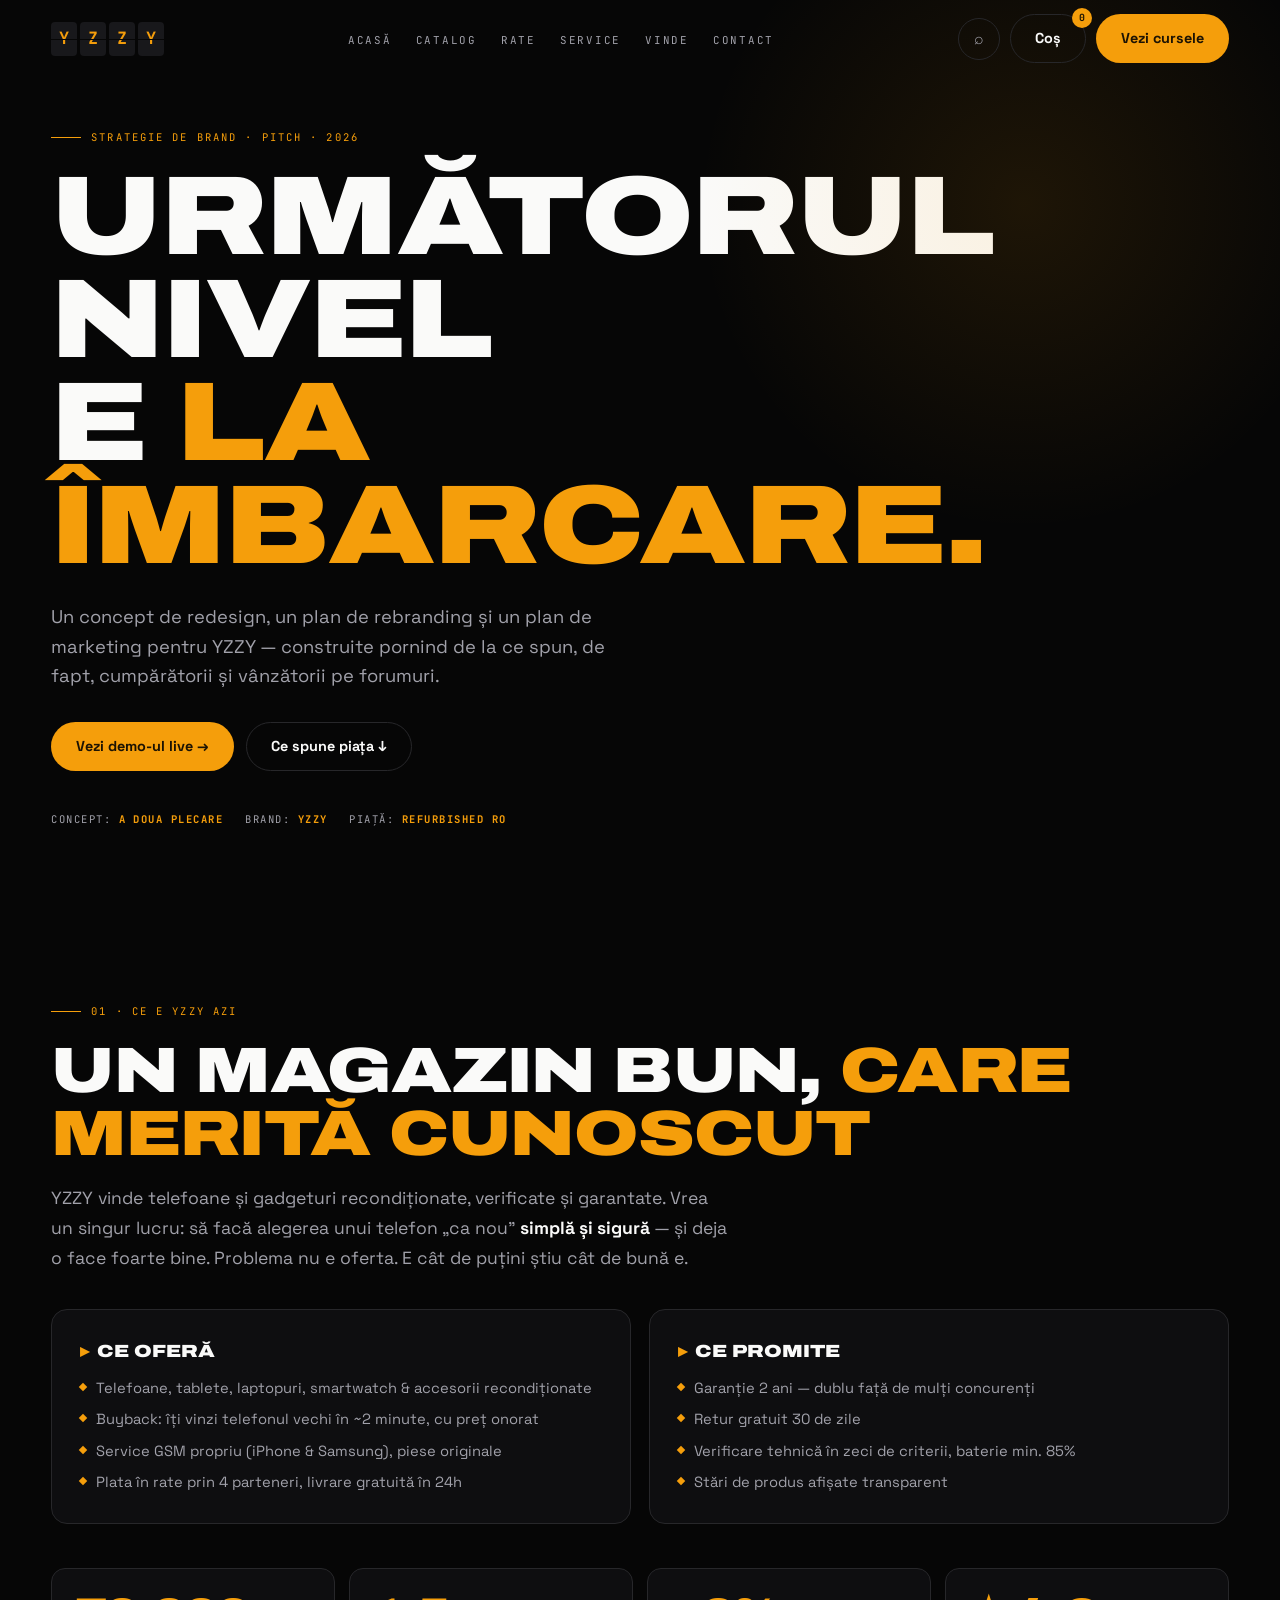
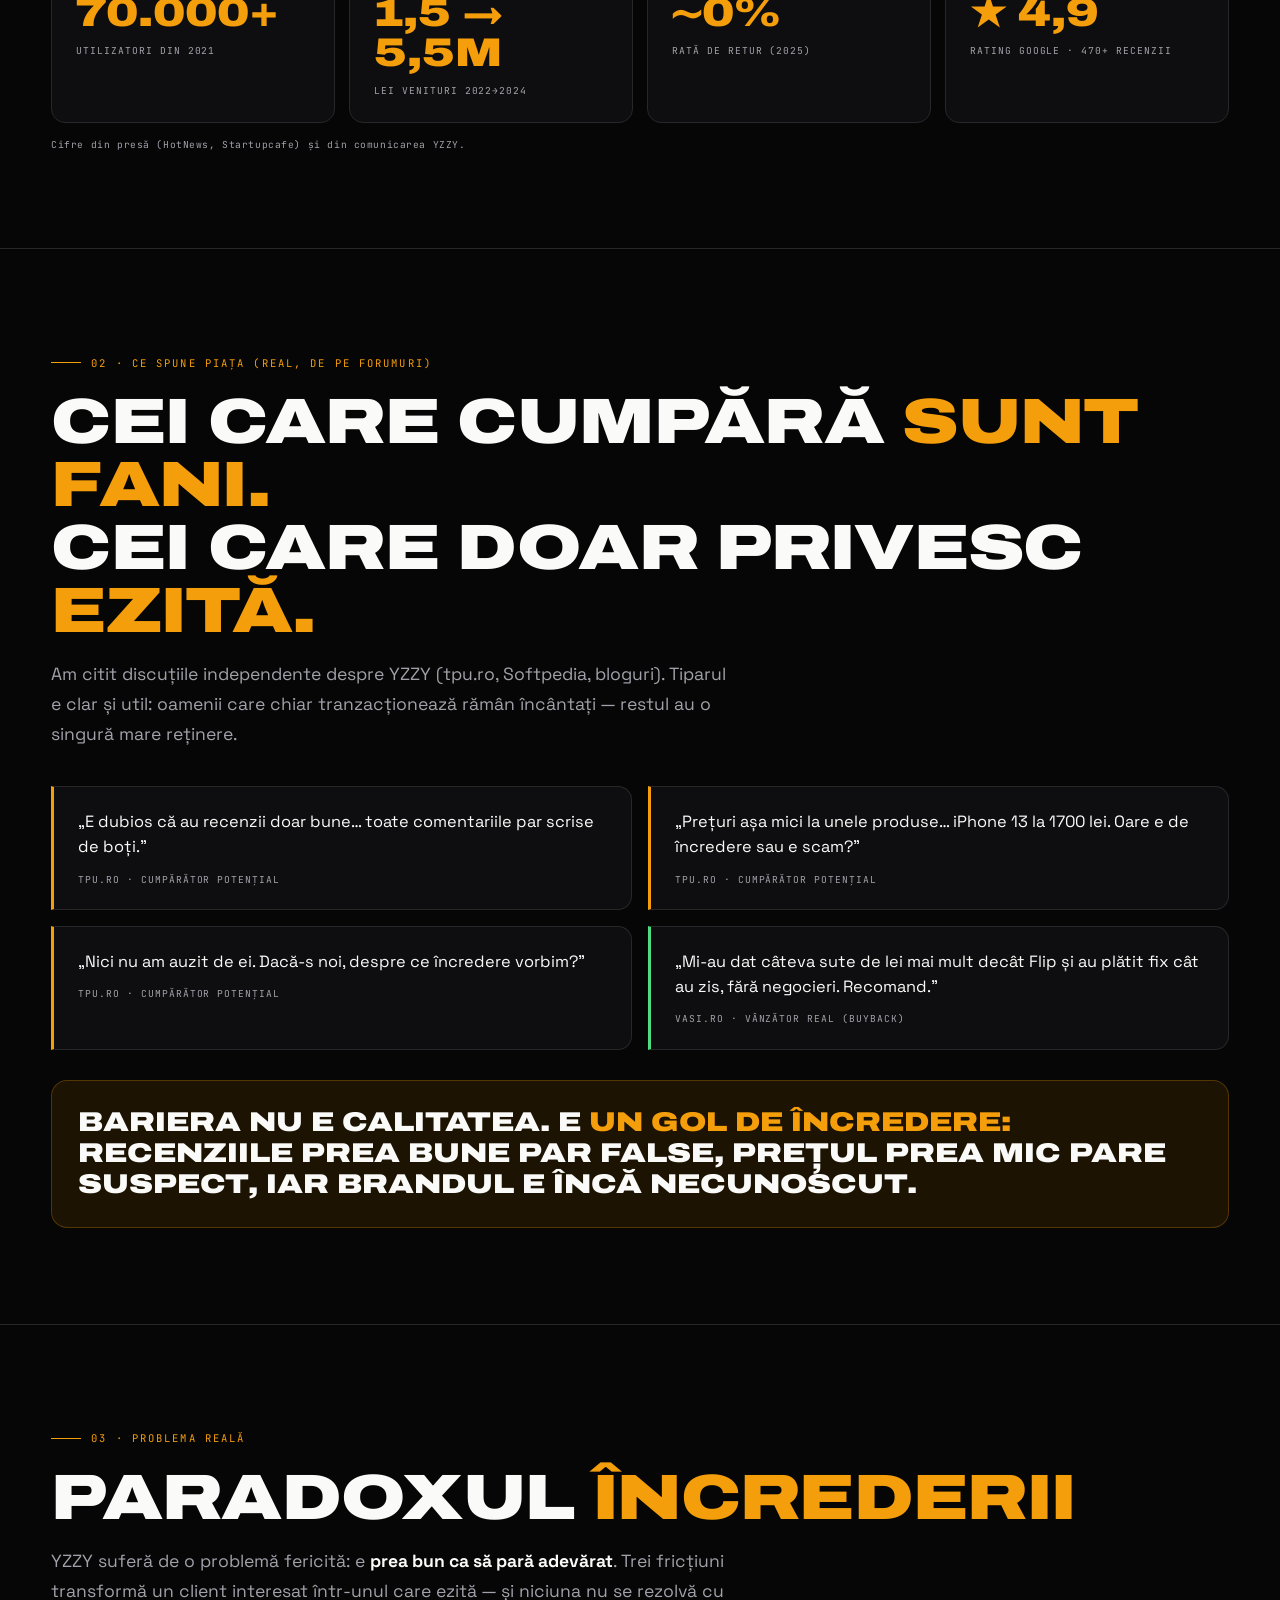
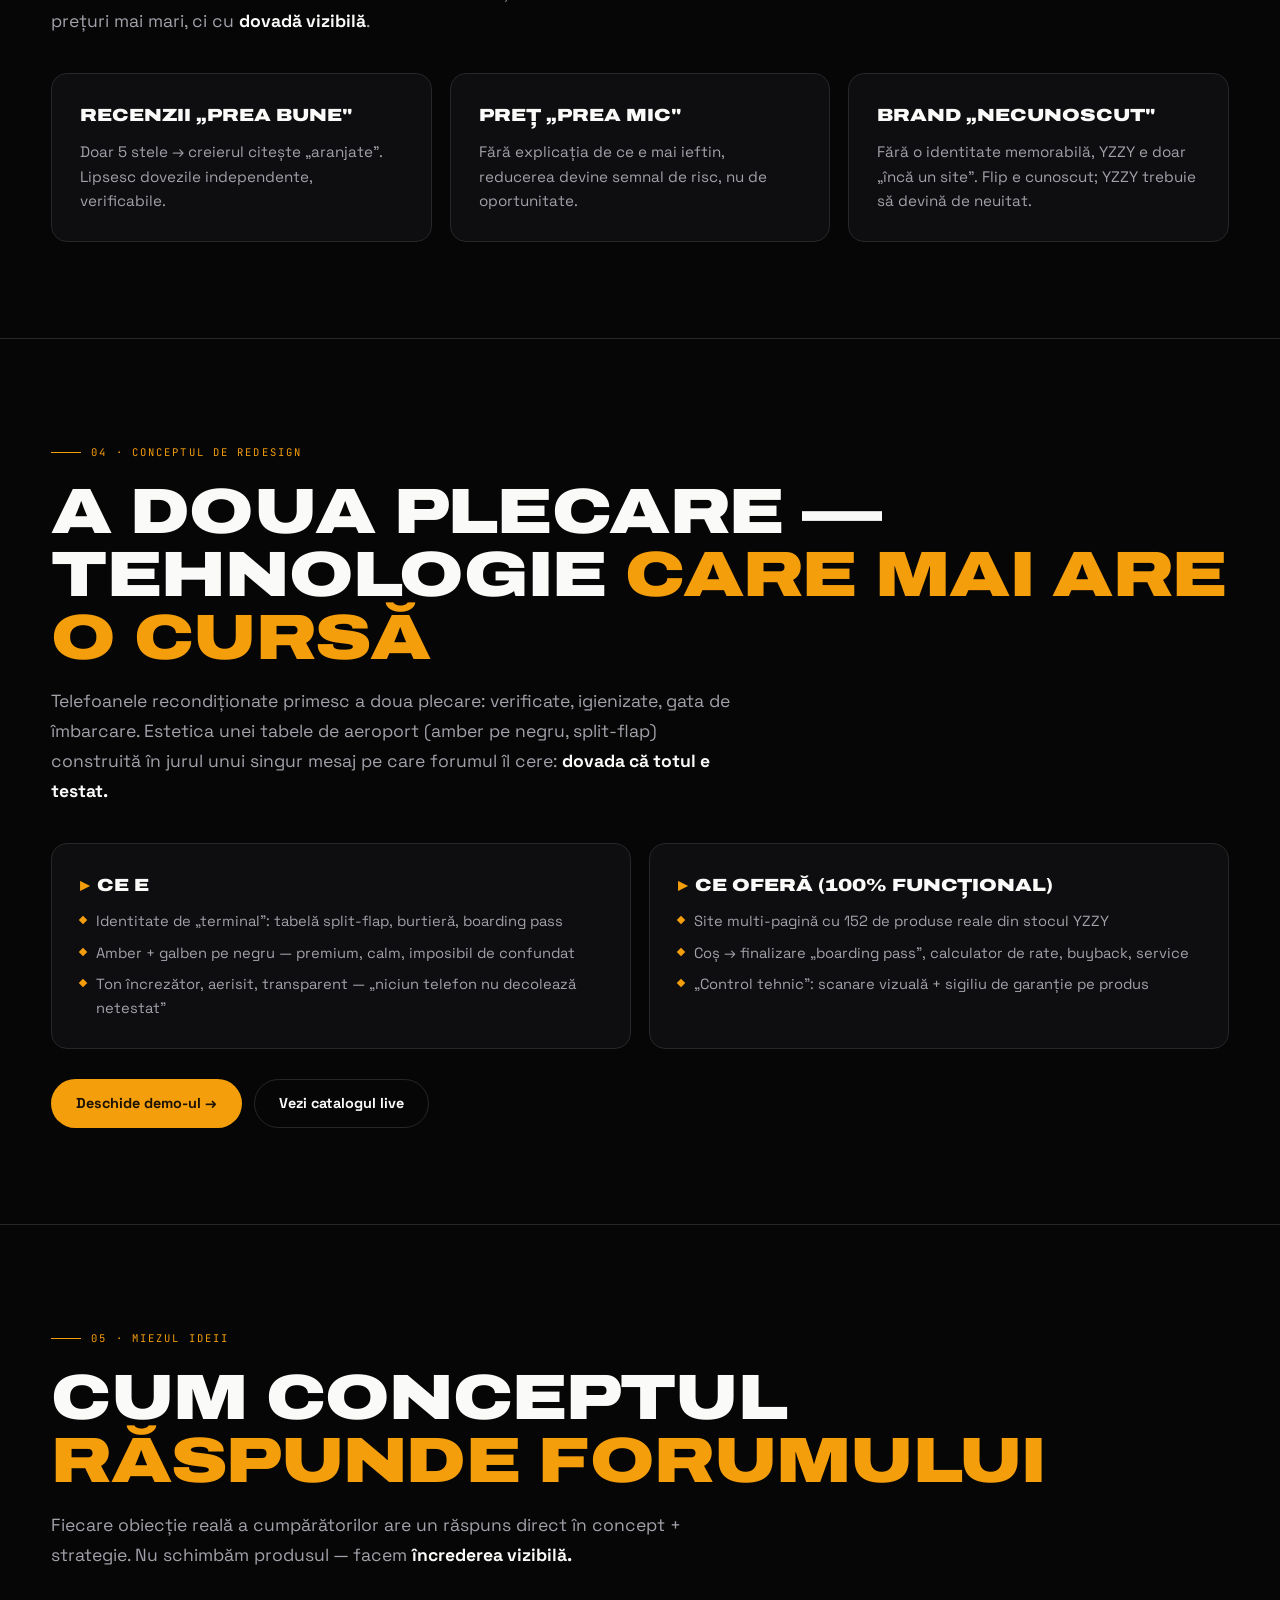
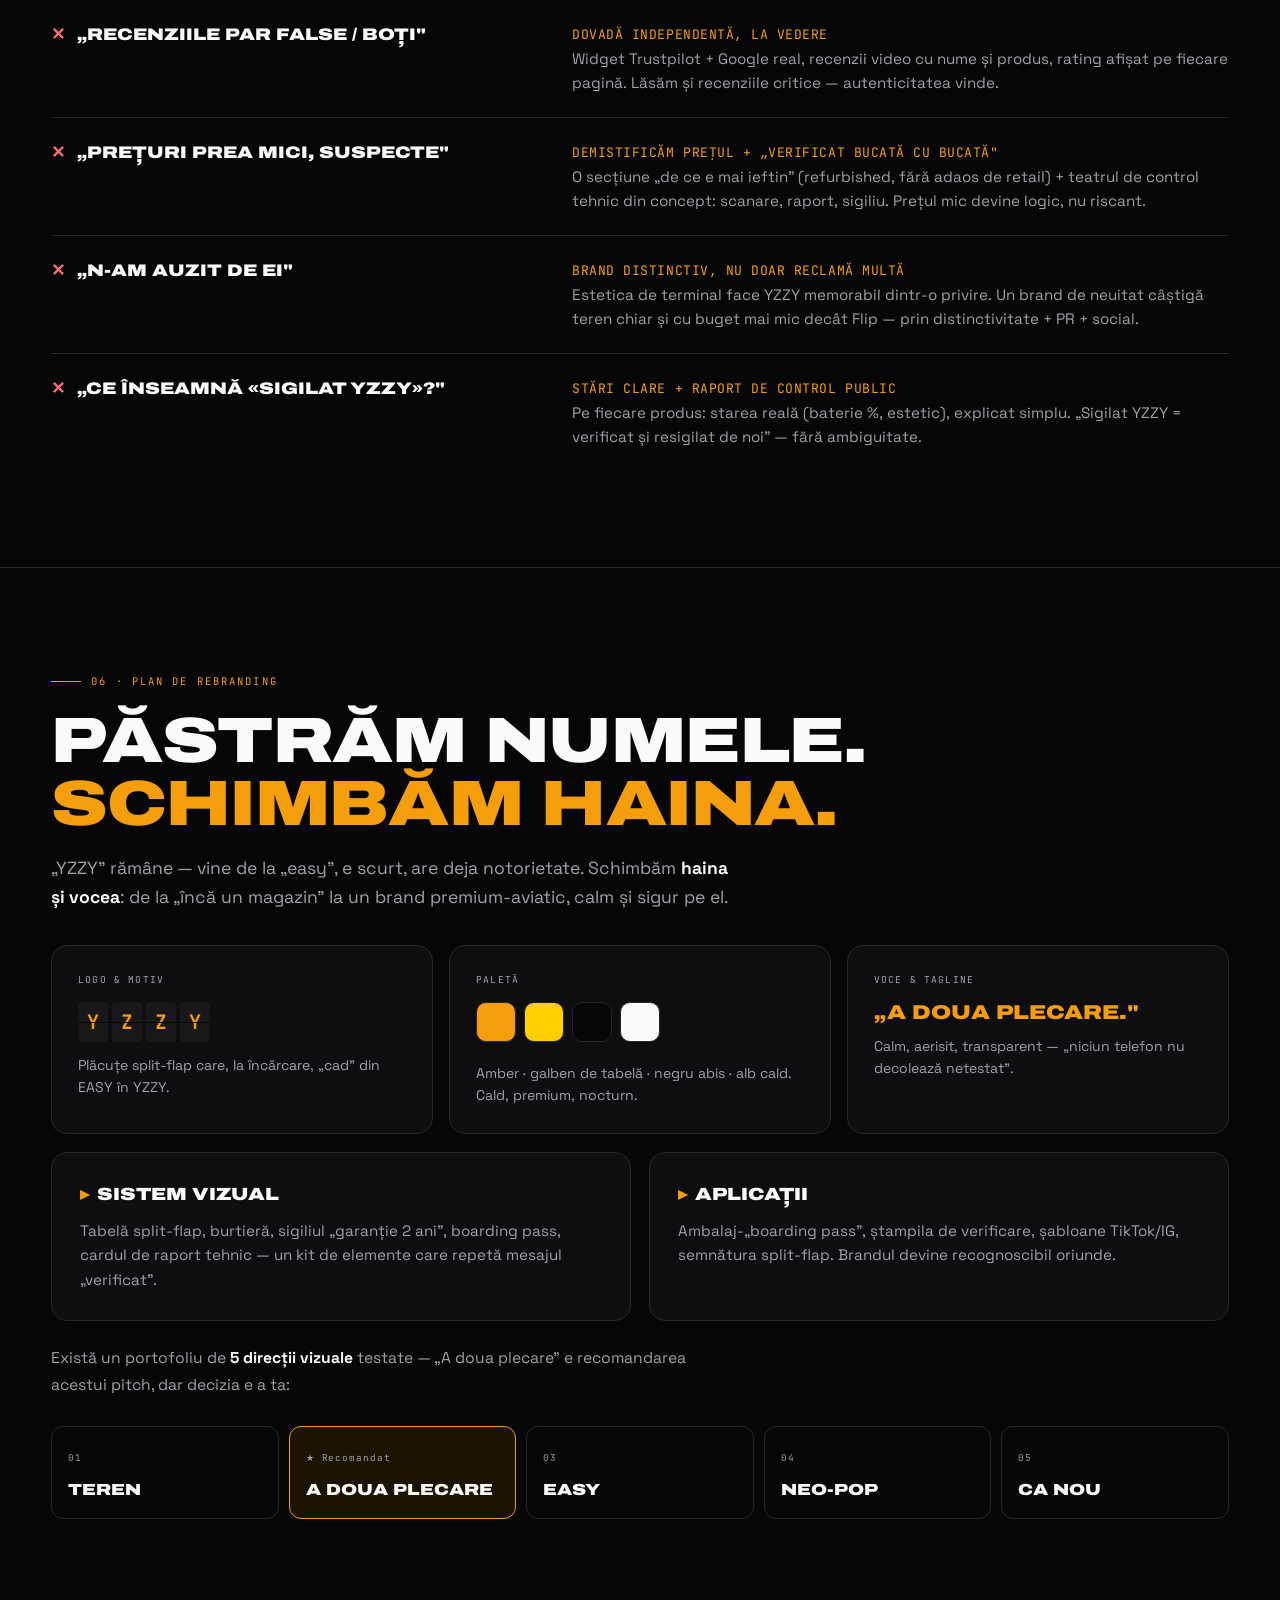
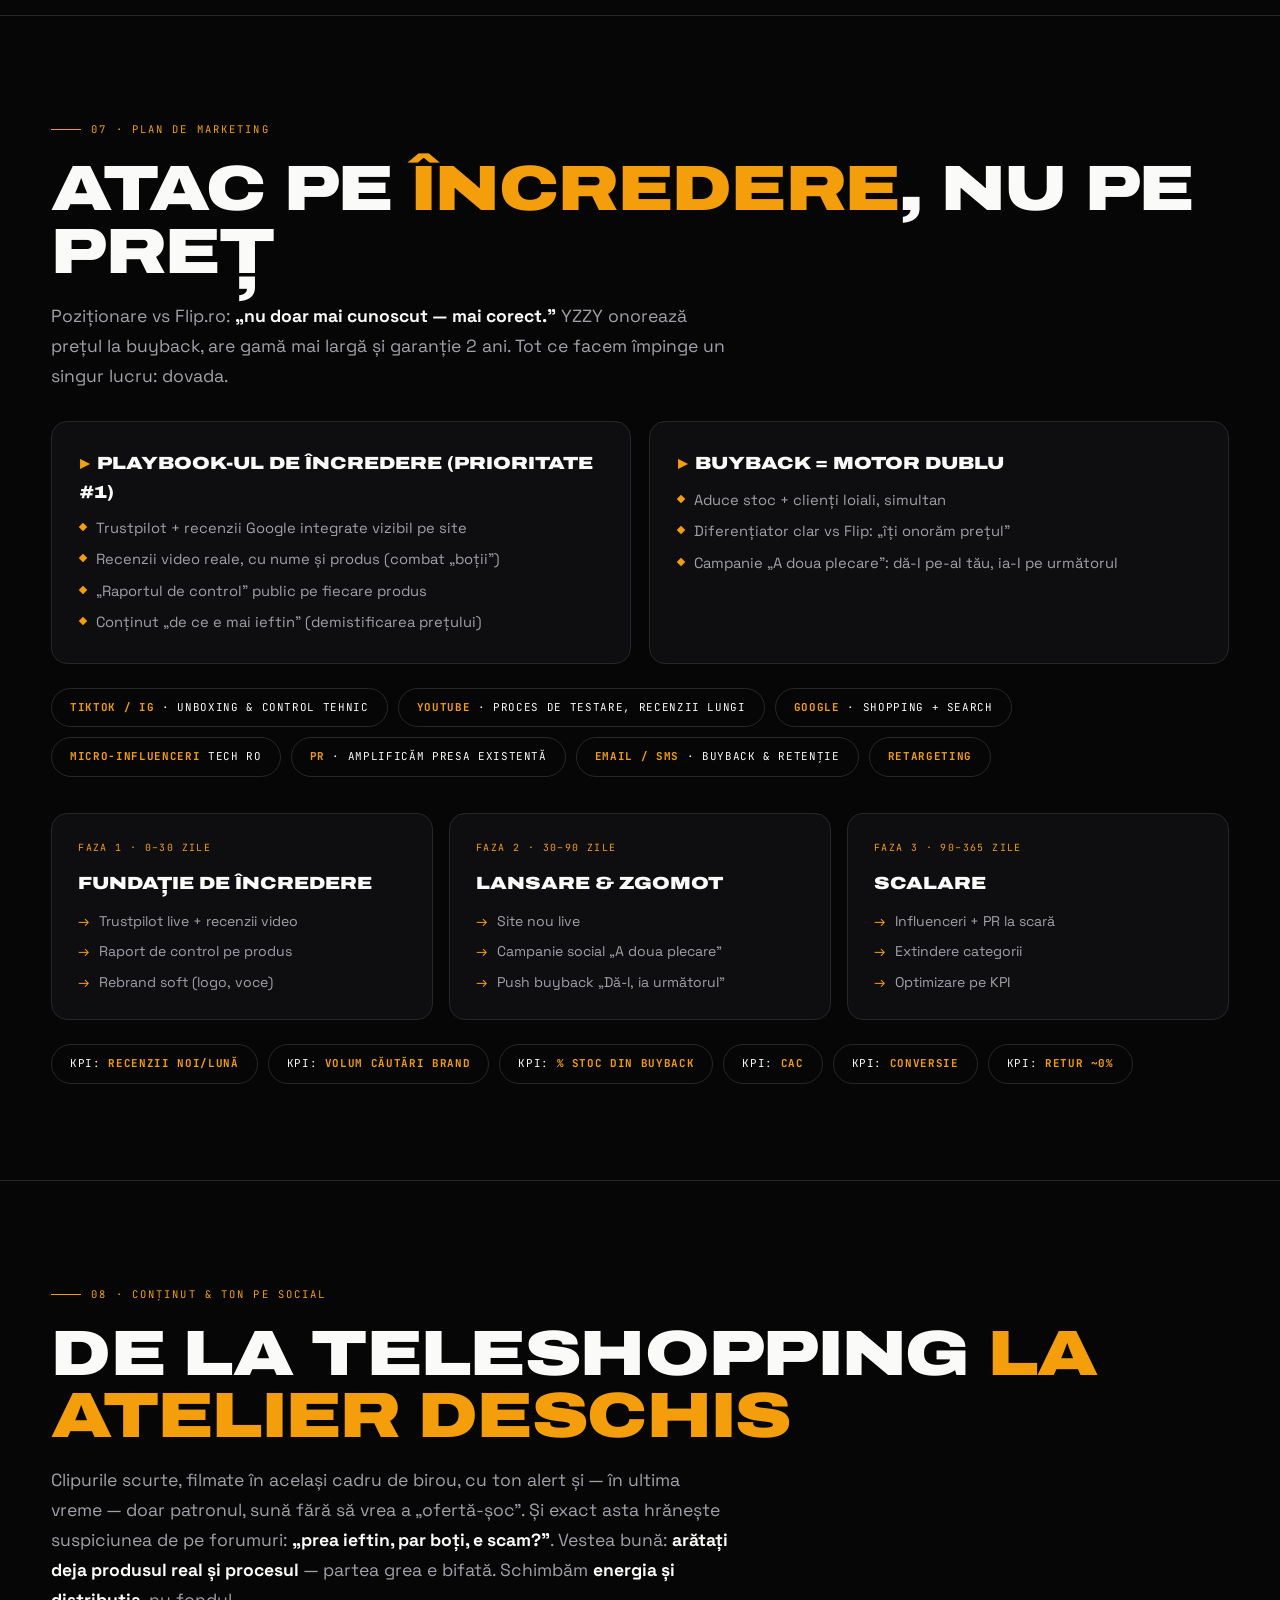
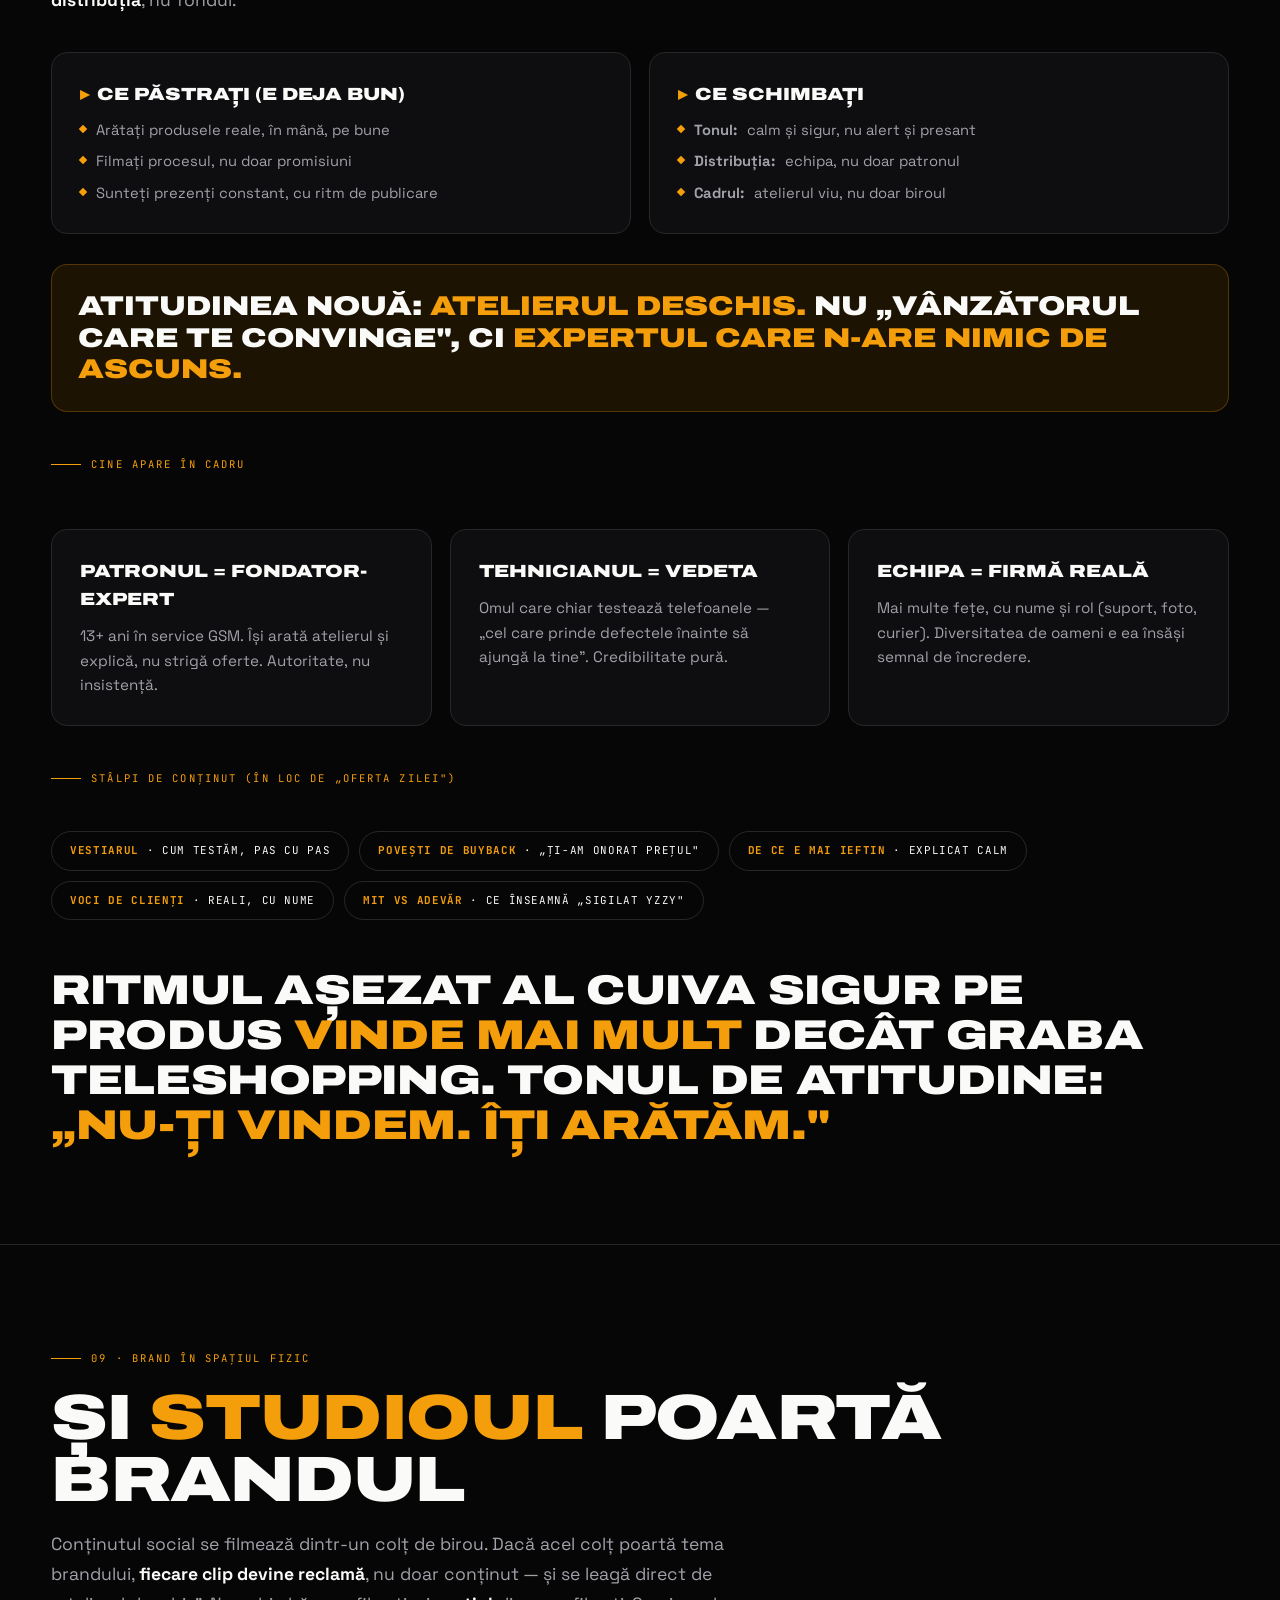
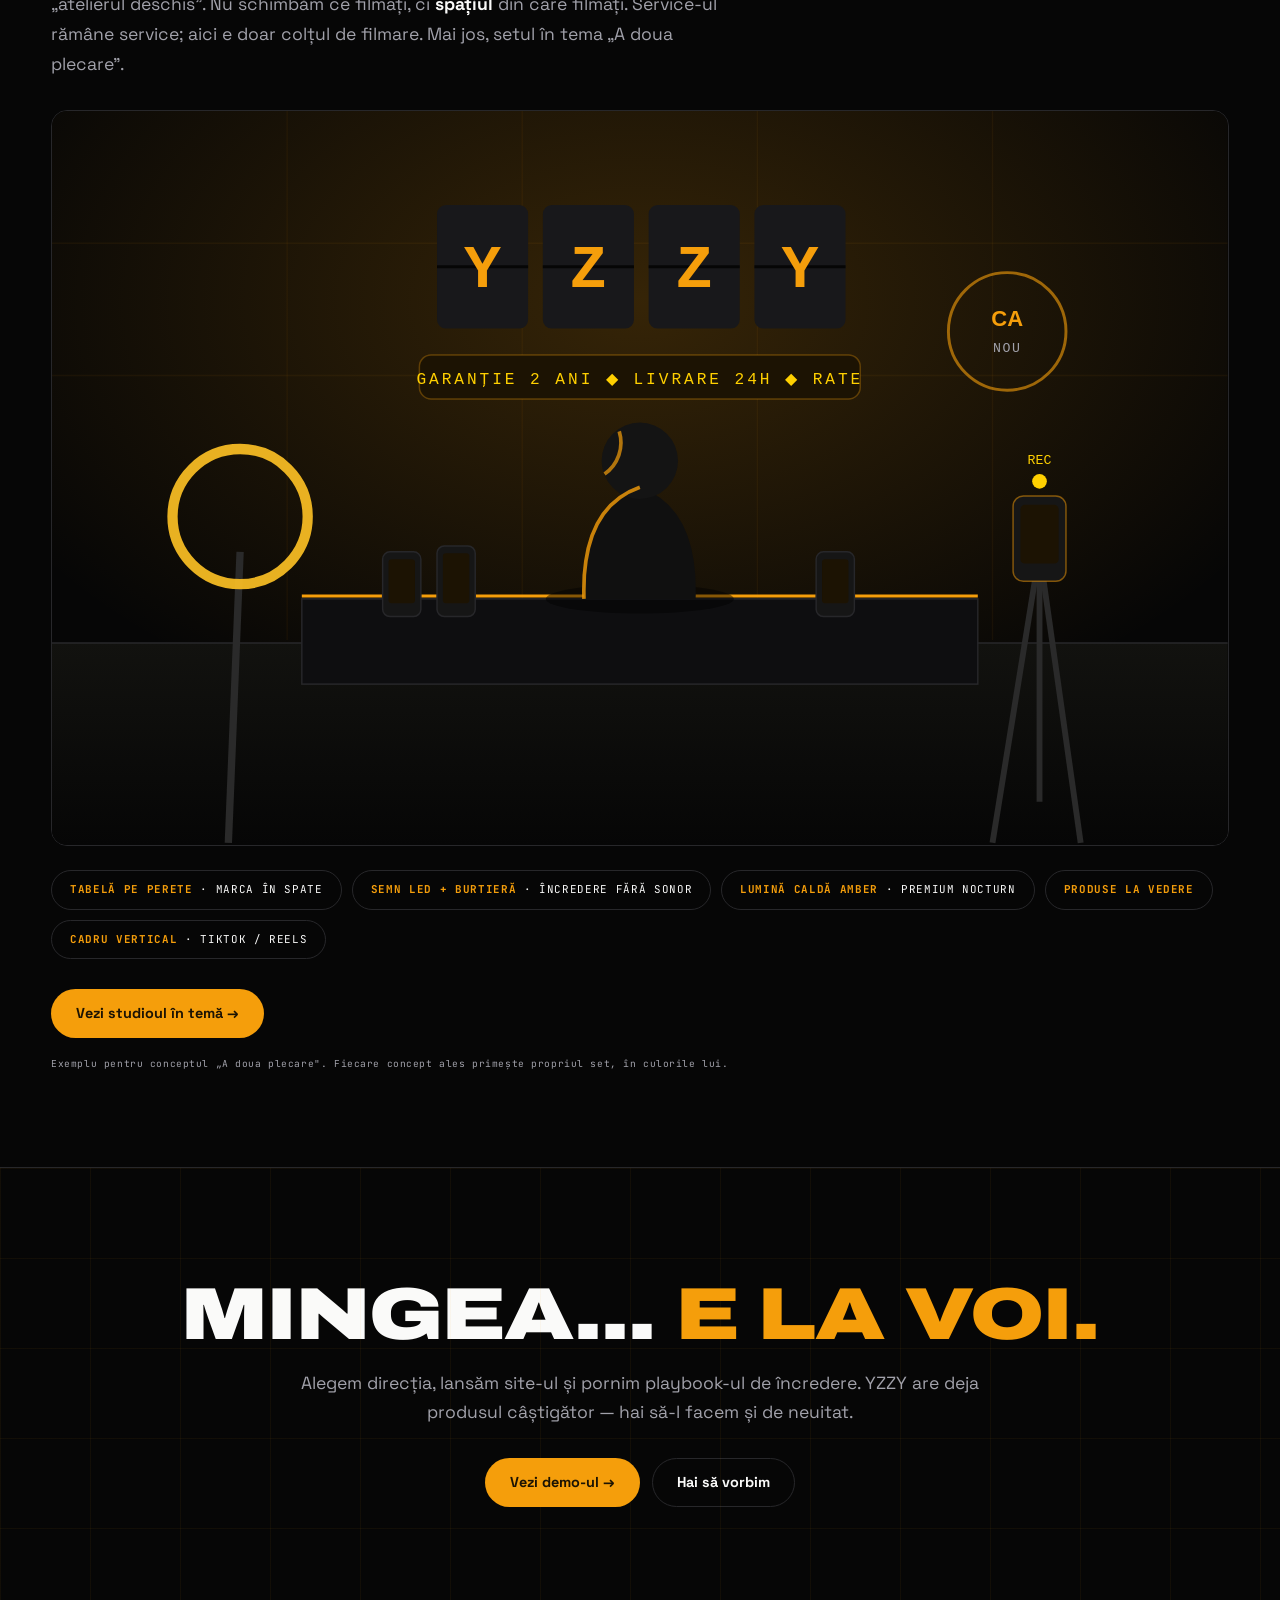
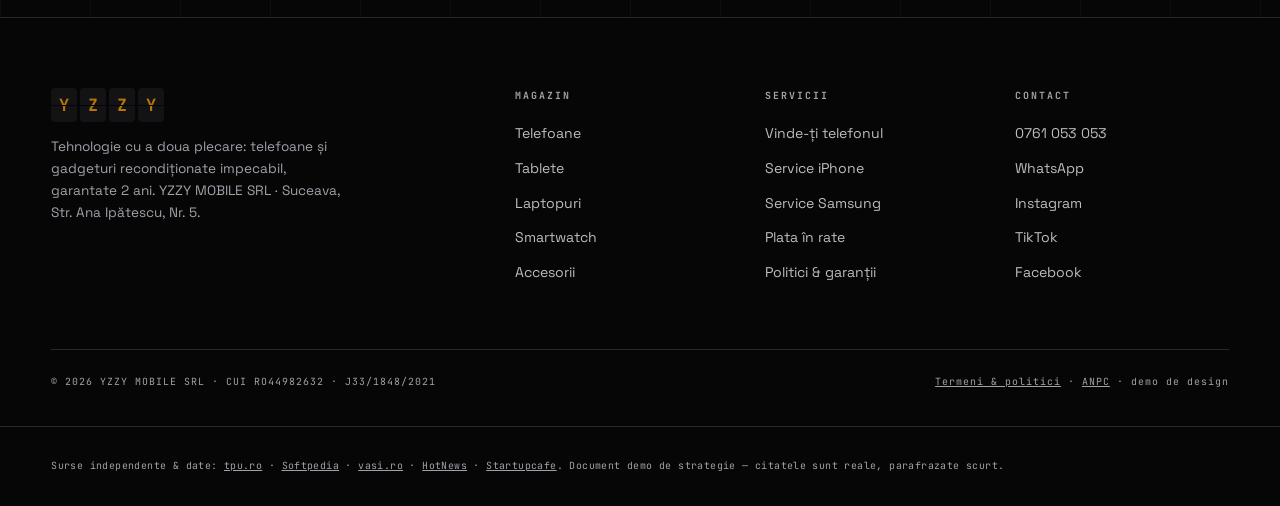
<file: prezentare.html>
<!DOCTYPE html>
<html lang="ro">
<head>
<meta charset="UTF-8">
<meta name="viewport" content="width=device-width, initial-scale=1.0">
<title>YZZY — Strategie de brand & redesign (pitch · Solari)</title>
<meta name="description" content="Prezentarea conceptului A doua plecare (Solari) + plan de marketing și rebranding pentru YZZY, ancorat în păreri reale de pe forumuri.">
<link rel="stylesheet" href="theme.css?v=3">
<style>
.deck{max-width:1200px;margin:0 auto}
.slide{padding:96px 4vw;border-bottom:1px solid var(--linie);position:relative}
.disp{font-family:var(--f-display);font-stretch:125%;font-weight:900;text-transform:uppercase;letter-spacing:-.01em;line-height:.98}
.tag{font-family:var(--f-mono);font-size:.66rem;letter-spacing:.2em;text-transform:uppercase;color:var(--amber);display:inline-flex;align-items:center;gap:10px;margin-bottom:20px}
.tag::before{content:"";width:30px;height:1px;background:var(--amber)}
.s-title{font-family:var(--f-display);font-stretch:125%;font-weight:900;text-transform:uppercase;font-size:clamp(2rem,5vw,4rem);line-height:.98;letter-spacing:-.01em;margin-bottom:18px}
.s-title em{font-style:normal;color:var(--amber)}
.lead{color:var(--gri);font-size:1.1rem;max-width:680px;line-height:1.7}
.lead b{color:var(--alb)}
.cover{min-height:92vh;display:flex;flex-direction:column;justify-content:center;padding:120px 4vw 70px;position:relative;overflow:hidden}
.cover-glow{position:absolute;top:-20%;right:-10%;width:60vw;height:60vw;border-radius:50%;background:radial-gradient(circle,rgba(245,158,11,.1),transparent 60%);pointer-events:none}
.cover h1{font-family:var(--f-display);font-stretch:125%;font-weight:900;text-transform:uppercase;font-size:clamp(2.8rem,9vw,7rem);line-height:.92;letter-spacing:-.01em}
.cover h1 em{font-style:normal;color:var(--amber)}
.cover .sub{color:var(--gri);max-width:560px;font-size:1.15rem;margin:24px 0 32px}
.cover .meta{font-family:var(--f-mono);font-size:.66rem;letter-spacing:.14em;text-transform:uppercase;color:var(--gri);margin-top:40px;display:flex;gap:22px;flex-wrap:wrap}
.cover .meta b{color:var(--amber)}
.traction{display:grid;grid-template-columns:repeat(4,1fr);gap:14px;margin-top:44px}
.tr{background:var(--carbune);border:1px solid var(--linie);border-radius:14px;padding:24px}
.tr b{font-family:var(--f-display);font-stretch:125%;font-weight:900;font-size:clamp(1.7rem,3.4vw,2.5rem);color:var(--amber);display:block;line-height:1}
.tr span{font-family:var(--f-mono);font-size:.6rem;letter-spacing:.1em;text-transform:uppercase;color:var(--gri);display:block;margin-top:10px}
@media(max-width:820px){.traction{grid-template-columns:1fr 1fr}}
.cols{display:grid;grid-template-columns:1fr 1fr;gap:18px;margin-top:36px}
@media(max-width:820px){.cols{grid-template-columns:1fr}}
.card{background:var(--carbune);border:1px solid var(--linie);border-radius:16px;padding:28px}
.card h4{font-family:var(--f-display);font-stretch:125%;font-weight:900;text-transform:uppercase;font-size:1.1rem;margin-bottom:10px}
.card h4 .ic{color:var(--amber);margin-right:8px}
.card p{color:var(--gri);font-size:.95rem}
.card ul{list-style:none;margin-top:10px;display:flex;flex-direction:column;gap:8px}
.card li{color:var(--gri);font-size:.92rem;display:flex;gap:10px}
.card li::before{content:"";width:6px;height:6px;background:var(--amber);transform:rotate(45deg);margin-top:7px;flex:none}
.quotes{display:grid;grid-template-columns:1fr 1fr;gap:16px;margin-top:36px}
@media(max-width:820px){.quotes{grid-template-columns:1fr}}
.quote{border:1px solid var(--linie);border-left:3px solid var(--amber);border-radius:0 14px 14px 0;padding:22px 24px;background:var(--carbune)}
.quote p{font-size:1.02rem;line-height:1.55;color:var(--alb)}
.quote .src{font-family:var(--f-mono);font-size:.6rem;letter-spacing:.1em;text-transform:uppercase;color:var(--gri);margin-top:12px}
.quote.good{border-left-color:#4ADE80}
.verdict{margin-top:30px;background:var(--fum);border:1px solid rgba(245,158,11,.25);border-radius:16px;padding:26px}
.verdict p{font-family:var(--f-display);font-stretch:125%;font-weight:900;text-transform:uppercase;font-size:clamp(1.2rem,2.6vw,1.7rem);line-height:1.15}
.verdict p em{font-style:normal;color:var(--amber)}
.maprow{display:grid;grid-template-columns:1fr 1.3fr;gap:16px;padding:22px 0;border-bottom:1px solid var(--linie);align-items:start}
.maprow:last-child{border-bottom:none}
@media(max-width:760px){.maprow{grid-template-columns:1fr}}
.maprow .obj{font-family:var(--f-display);font-stretch:125%;font-weight:900;text-transform:uppercase;font-size:1.05rem;color:var(--alb);display:flex;gap:12px;align-items:flex-start}
.maprow .obj .x{color:#F87171;flex:none}
.maprow .ans{color:var(--gri);font-size:.95rem}
.maprow .ans b{color:var(--amber);font-weight:400;font-family:var(--f-mono);font-size:.82rem;letter-spacing:.04em;text-transform:uppercase}
.timeline{display:grid;grid-template-columns:repeat(3,1fr);gap:16px;margin-top:36px}
@media(max-width:820px){.timeline{grid-template-columns:1fr}}
.phase{background:var(--carbune);border:1px solid var(--linie);border-radius:16px;padding:26px}
.phase .ph{font-family:var(--f-mono);font-size:.62rem;letter-spacing:.14em;text-transform:uppercase;color:var(--amber);margin-bottom:14px}
.phase h4{font-family:var(--f-display);font-stretch:125%;font-weight:900;text-transform:uppercase;font-size:1.1rem;margin-bottom:12px}
.phase ul{list-style:none;display:flex;flex-direction:column;gap:8px}
.phase li{color:var(--gri);font-size:.88rem;display:flex;gap:10px}
.phase li::before{content:"→";color:var(--amber);flex:none}
.chips{display:flex;gap:10px;flex-wrap:wrap;margin-top:24px}
.chip{font-family:var(--f-mono);font-size:.68rem;letter-spacing:.06em;text-transform:uppercase;border:1px solid var(--linie);border-radius:100px;padding:10px 18px;color:var(--alb)}
.chip b{color:var(--amber)}
.brandbar{display:grid;grid-template-columns:repeat(3,1fr);gap:16px;margin-top:32px}
@media(max-width:820px){.brandbar{grid-template-columns:1fr}}
.bspec{background:var(--carbune);border:1px solid var(--linie);border-radius:16px;padding:26px}
.bspec .lbl{font-family:var(--f-mono);font-size:.6rem;letter-spacing:.12em;text-transform:uppercase;color:var(--gri);margin-bottom:14px}
.swatches{display:flex;gap:8px;margin-bottom:8px}
.sw{width:40px;height:40px;border-radius:10px;border:1px solid var(--linie)}
.flap{display:inline-flex;gap:4px}
.flap span{position:relative;display:inline-grid;place-items:center;width:30px;height:40px;background:var(--grafit);border-radius:4px;font-family:var(--f-mono);font-weight:700;font-size:20px;color:var(--amber)}
.flap span::after{content:"";position:absolute;left:0;right:0;top:50%;height:1px;background:var(--abis)}
.demo-row{display:flex;gap:12px;flex-wrap:wrap;margin-top:30px}
.pf{display:grid;grid-template-columns:repeat(5,1fr);gap:10px;margin-top:28px}
@media(max-width:900px){.pf{grid-template-columns:1fr 1fr}}
.pf a{border:1px solid var(--linie);border-radius:12px;padding:16px;text-decoration:none;color:var(--alb);transition:border-color .2s,transform .2s}
.pf a:hover{border-color:var(--amber);transform:translateY(-3px)}
.pf .n{font-family:var(--f-mono);font-size:.58rem;letter-spacing:.1em;color:var(--gri)}
.pf b{font-family:var(--f-display);font-stretch:125%;font-weight:900;text-transform:uppercase;font-size:1rem;display:block;margin-top:8px}
.pf a.rec{border-color:var(--amber);background:var(--fum)}
.final-cta{text-align:center;padding:110px 4vw}
.final-cta h2{font-family:var(--f-display);font-stretch:125%;font-weight:900;text-transform:uppercase;font-size:clamp(2.2rem,6vw,4.6rem);margin-bottom:18px}
.final-cta h2 em{font-style:normal;color:var(--amber)}
.note{font-family:var(--f-mono);font-size:.6rem;letter-spacing:.06em;color:var(--gri);margin-top:14px}
.srcs{font-family:var(--f-mono);font-size:.62rem;letter-spacing:.04em;color:var(--gri);line-height:1.9}
.srcs a{color:var(--gri)}
</style>
</head>
<body>
<nav id="nav"></nav>

<!-- COVER -->
<header class="cover">
  <div class="cover-glow"></div>
  <div class="deck">
    <div class="tag">Strategie de brand · Pitch · 2026</div>
    <h1>Următorul nivel<br>e <em>la îmbarcare.</em></h1>
    <p class="sub">Un concept de redesign, un plan de rebranding și un plan de marketing pentru YZZY — construite pornind de la ce spun, de fapt, cumpărătorii și vânzătorii pe forumuri.</p>
    <div style="display:flex;gap:12px;flex-wrap:wrap">
      <a class="btn btn-amber" href="index.html">Vezi demo-ul live →</a>
      <a class="btn btn-ghost" href="#piata">Ce spune piața ↓</a>
    </div>
    <div class="meta"><span>Concept: <b>A doua plecare</b></span><span>Brand: <b>YZZY</b></span><span>Piață: <b>refurbished RO</b></span></div>
  </div>
</header>

<!-- YZZY AZI -->
<section class="slide">
  <div class="deck">
    <div class="tag">01 · Ce e YZZY azi</div>
    <h2 class="s-title">Un magazin bun, <em>care merită cunoscut</em></h2>
    <p class="lead">YZZY vinde telefoane și gadgeturi recondiționate, verificate și garantate. Vrea un singur lucru: să facă alegerea unui telefon „ca nou" <b>simplă și sigură</b> — și deja o face foarte bine. Problema nu e oferta. E cât de puțini știu cât de bună e.</p>
    <div class="cols">
      <div class="card">
        <h4><span class="ic">▸</span>Ce oferă</h4>
        <ul>
          <li>Telefoane, tablete, laptopuri, smartwatch & accesorii recondiționate</li>
          <li>Buyback: îți vinzi telefonul vechi în ~2 minute, cu preț onorat</li>
          <li>Service GSM propriu (iPhone & Samsung), piese originale</li>
          <li>Plata în rate prin 4 parteneri, livrare gratuită în 24h</li>
        </ul>
      </div>
      <div class="card">
        <h4><span class="ic">▸</span>Ce promite</h4>
        <ul>
          <li>Garanție 2 ani — dublu față de mulți concurenți</li>
          <li>Retur gratuit 30 de zile</li>
          <li>Verificare tehnică în zeci de criterii, baterie min. 85%</li>
          <li>Stări de produs afișate transparent</li>
        </ul>
      </div>
    </div>
    <div class="traction">
      <div class="tr"><b>70.000+</b><span>utilizatori din 2021</span></div>
      <div class="tr"><b>1,5 → 5,5M</b><span>lei venituri 2022→2024</span></div>
      <div class="tr"><b>~0%</b><span>rată de retur (2025)</span></div>
      <div class="tr"><b>★ 4,9</b><span>rating Google · 470+ recenzii</span></div>
    </div>
    <p class="note">Cifre din presă (HotNews, Startupcafe) și din comunicarea YZZY.</p>
  </div>
</section>

<!-- CE SPUNE PIATA -->
<section class="slide" id="piata">
  <div class="deck">
    <div class="tag">02 · Ce spune piața (real, de pe forumuri)</div>
    <h2 class="s-title">Cei care cumpără <em>sunt fani.</em><br>Cei care doar privesc <em>ezită.</em></h2>
    <p class="lead">Am citit discuțiile independente despre YZZY (tpu.ro, Softpedia, bloguri). Tiparul e clar și util: oamenii care chiar tranzacționează rămân încântați — restul au o singură mare reținere.</p>
    <div class="quotes">
      <div class="quote"><p>„E dubios că au recenzii doar bune… toate comentariile par scrise de boți."</p><div class="src">tpu.ro · cumpărător potențial</div></div>
      <div class="quote"><p>„Prețuri așa mici la unele produse… iPhone 13 la 1700 lei. Oare e de încredere sau e scam?"</p><div class="src">tpu.ro · cumpărător potențial</div></div>
      <div class="quote"><p>„Nici nu am auzit de ei. Dacă-s noi, despre ce încredere vorbim?"</p><div class="src">tpu.ro · cumpărător potențial</div></div>
      <div class="quote good"><p>„Mi-au dat câteva sute de lei mai mult decât Flip și au plătit fix cât au zis, fără negocieri. Recomand."</p><div class="src">vasi.ro · vânzător real (buyback)</div></div>
    </div>
    <div class="verdict"><p>Bariera nu e calitatea. E <em>un gol de încredere:</em> recenziile prea bune par false, prețul prea mic pare suspect, iar brandul e încă necunoscut.</p></div>
  </div>
</section>

<!-- PROBLEMA -->
<section class="slide">
  <div class="deck">
    <div class="tag">03 · Problema reală</div>
    <h2 class="s-title">Paradoxul <em>încrederii</em></h2>
    <p class="lead">YZZY suferă de o problemă fericită: e <b>prea bun ca să pară adevărat</b>. Trei fricțiuni transformă un client interesat într-unul care ezită — și niciuna nu se rezolvă cu prețuri mai mari, ci cu <b>dovadă vizibilă</b>.</p>
    <div class="cols" style="grid-template-columns:repeat(3,1fr)">
      <div class="card"><h4>Recenzii „prea bune"</h4><p>Doar 5 stele → creierul citește „aranjate". Lipsesc dovezile independente, verificabile.</p></div>
      <div class="card"><h4>Preț „prea mic"</h4><p>Fără explicația de ce e mai ieftin, reducerea devine semnal de risc, nu de oportunitate.</p></div>
      <div class="card"><h4>Brand „necunoscut"</h4><p>Fără o identitate memorabilă, YZZY e doar „încă un site". Flip e cunoscut; YZZY trebuie să devină de neuitat.</p></div>
    </div>
  </div>
</section>

<!-- CONCEPTUL SOLARI -->
<section class="slide">
  <div class="deck">
    <div class="tag">04 · Conceptul de redesign</div>
    <h2 class="s-title">A doua plecare — tehnologie <em>care mai are o cursă</em></h2>
    <p class="lead">Telefoanele recondiționate primesc a doua plecare: verificate, igienizate, gata de îmbarcare. Estetica unei tabele de aeroport (amber pe negru, split-flap) construită în jurul unui singur mesaj pe care forumul îl cere: <b>dovada că totul e testat.</b></p>
    <div class="cols">
      <div class="card">
        <h4><span class="ic">▸</span>Ce e</h4>
        <ul>
          <li>Identitate de „terminal": tabelă split-flap, burtieră, boarding pass</li>
          <li>Amber + galben pe negru — premium, calm, imposibil de confundat</li>
          <li>Ton încrezător, aerisit, transparent — „niciun telefon nu decolează netestat"</li>
        </ul>
      </div>
      <div class="card">
        <h4><span class="ic">▸</span>Ce oferă (100% funcțional)</h4>
        <ul>
          <li>Site multi-pagină cu 152 de produse reale din stocul YZZY</li>
          <li>Coș → finalizare „boarding pass", calculator de rate, buyback, service</li>
          <li>„Control tehnic": scanare vizuală + sigiliu de garanție pe produs</li>
        </ul>
      </div>
    </div>
    <div class="demo-row">
      <a class="btn btn-amber" href="index.html">Deschide demo-ul →</a>
      <a class="btn btn-ghost" href="catalog.html">Vezi catalogul live</a>
    </div>
  </div>
</section>

<!-- MAPARE -->
<section class="slide">
  <div class="deck">
    <div class="tag">05 · Miezul ideii</div>
    <h2 class="s-title">Cum conceptul <em>răspunde forumului</em></h2>
    <p class="lead">Fiecare obiecție reală a cumpărătorilor are un răspuns direct în concept + strategie. Nu schimbăm produsul — facem <b>încrederea vizibilă.</b></p>
    <div style="margin-top:30px">
      <div class="maprow">
        <div class="obj"><span class="x">✕</span>„Recenziile par false / boți"</div>
        <div class="ans"><b>Dovadă independentă, la vedere</b><br>Widget Trustpilot + Google real, recenzii video cu nume și produs, rating afișat pe fiecare pagină. Lăsăm și recenziile critice — autenticitatea vinde.</div>
      </div>
      <div class="maprow">
        <div class="obj"><span class="x">✕</span>„Prețuri prea mici, suspecte"</div>
        <div class="ans"><b>Demistificăm prețul + „verificat bucată cu bucată"</b><br>O secțiune „de ce e mai ieftin" (refurbished, fără adaos de retail) + teatrul de control tehnic din concept: scanare, raport, sigiliu. Prețul mic devine logic, nu riscant.</div>
      </div>
      <div class="maprow">
        <div class="obj"><span class="x">✕</span>„N-am auzit de ei"</div>
        <div class="ans"><b>Brand distinctiv, nu doar reclamă multă</b><br>Estetica de terminal face YZZY memorabil dintr-o privire. Un brand de neuitat câștigă teren chiar și cu buget mai mic decât Flip — prin distinctivitate + PR + social.</div>
      </div>
      <div class="maprow">
        <div class="obj"><span class="x">✕</span>„Ce înseamnă «sigilat YZZY»?"</div>
        <div class="ans"><b>Stări clare + raport de control public</b><br>Pe fiecare produs: starea reală (baterie %, estetic), explicat simplu. „Sigilat YZZY = verificat și resigilat de noi" — fără ambiguitate.</div>
      </div>
    </div>
  </div>
</section>

<!-- REBRANDING -->
<section class="slide">
  <div class="deck">
    <div class="tag">06 · Plan de rebranding</div>
    <h2 class="s-title">Păstrăm numele. <em>Schimbăm haina.</em></h2>
    <p class="lead">„YZZY" rămâne — vine de la „easy", e scurt, are deja notorietate. Schimbăm <b>haina și vocea</b>: de la „încă un magazin" la un brand premium-aviatic, calm și sigur pe el.</p>
    <div class="brandbar">
      <div class="bspec">
        <div class="lbl">Logo & motiv</div>
        <div class="flap"><span>Y</span><span>Z</span><span>Z</span><span>Y</span></div>
        <p class="card" style="border:none;padding:12px 0 0;color:var(--gri);font-size:.88rem">Plăcuțe split-flap care, la încărcare, „cad" din EASY în YZZY.</p>
      </div>
      <div class="bspec">
        <div class="lbl">Paletă</div>
        <div class="swatches">
          <span class="sw" style="background:#F59E0B"></span>
          <span class="sw" style="background:#FFD000"></span>
          <span class="sw" style="background:#060606"></span>
          <span class="sw" style="background:#FAFAF9"></span>
        </div>
        <p class="card" style="border:none;padding:12px 0 0;color:var(--gri);font-size:.88rem">Amber · galben de tabelă · negru abis · alb cald. Cald, premium, nocturn.</p>
      </div>
      <div class="bspec">
        <div class="lbl">Voce & tagline</div>
        <p style="font-family:var(--f-display);font-stretch:125%;font-weight:900;text-transform:uppercase;font-size:1.25rem;color:var(--amber);line-height:1.05">„A doua plecare."</p>
        <p class="card" style="border:none;padding:12px 0 0;color:var(--gri);font-size:.88rem">Calm, aerisit, transparent — „niciun telefon nu decolează netestat".</p>
      </div>
    </div>
    <div class="cols" style="margin-top:18px">
      <div class="card"><h4><span class="ic">▸</span>Sistem vizual</h4><p>Tabelă split-flap, burtieră, sigiliul „garanție 2 ani", boarding pass, cardul de raport tehnic — un kit de elemente care repetă mesajul „verificat".</p></div>
      <div class="card"><h4><span class="ic">▸</span>Aplicații</h4><p>Ambalaj-„boarding pass", ștampila de verificare, șabloane TikTok/IG, semnătura split-flap. Brandul devine recognoscibil oriunde.</p></div>
    </div>
    <p class="lead" style="margin-top:24px;font-size:.98rem">Există un portofoliu de <b>5 direcții vizuale</b> testate — „A doua plecare" e recomandarea acestui pitch, dar decizia e a ta:</p>
    <div class="pf">
      <a href="https://nibriell.github.io/yzzy-redesign1/"><span class="n">01</span><b>Teren</b></a>
      <a class="rec" href="https://nibriell.github.io/yzzy-redesign2/"><span class="n">★ Recomandat</span><b>A doua plecare</b></a>
      <a href="https://nibriell.github.io/yzzy-redesign3/"><span class="n">03</span><b>Easy</b></a>
      <a href="https://nibriell.github.io/yzzy-redesign4/"><span class="n">04</span><b>Neo-pop</b></a>
      <a href="https://nibriell.github.io/yzzy-redesign5/"><span class="n">05</span><b>Ca nou</b></a>
    </div>
  </div>
</section>

<!-- MARKETING -->
<section class="slide">
  <div class="deck">
    <div class="tag">07 · Plan de marketing</div>
    <h2 class="s-title">Atac pe <em>încredere</em>, nu pe preț</h2>
    <p class="lead">Poziționare vs Flip.ro: <b>„nu doar mai cunoscut — mai corect."</b> YZZY onorează prețul la buyback, are gamă mai largă și garanție 2 ani. Tot ce facem împinge un singur lucru: dovada.</p>
    <div class="cols" style="margin-top:30px">
      <div class="card">
        <h4><span class="ic">▸</span>Playbook-ul de încredere (prioritate #1)</h4>
        <ul>
          <li>Trustpilot + recenzii Google integrate vizibil pe site</li>
          <li>Recenzii video reale, cu nume și produs (combat „boții")</li>
          <li>„Raportul de control" public pe fiecare produs</li>
          <li>Conținut „de ce e mai ieftin" (demistificarea prețului)</li>
        </ul>
      </div>
      <div class="card">
        <h4><span class="ic">▸</span>Buyback = motor dublu</h4>
        <ul>
          <li>Aduce stoc + clienți loiali, simultan</li>
          <li>Diferențiator clar vs Flip: „îți onorăm prețul"</li>
          <li>Campanie „A doua plecare": dă-l pe-al tău, ia-l pe următorul</li>
        </ul>
      </div>
    </div>
    <div class="chips">
      <span class="chip"><b>TikTok / IG</b> · unboxing & control tehnic</span>
      <span class="chip"><b>YouTube</b> · proces de testare, recenzii lungi</span>
      <span class="chip"><b>Google</b> · Shopping + Search</span>
      <span class="chip"><b>Micro-influenceri</b> tech RO</span>
      <span class="chip"><b>PR</b> · amplificăm presa existentă</span>
      <span class="chip"><b>Email / SMS</b> · buyback & retenție</span>
      <span class="chip"><b>Retargeting</b></span>
    </div>
    <div class="timeline">
      <div class="phase">
        <div class="ph">Faza 1 · 0–30 zile</div>
        <h4>Fundație de încredere</h4>
        <ul><li>Trustpilot live + recenzii video</li><li>Raport de control pe produs</li><li>Rebrand soft (logo, voce)</li></ul>
      </div>
      <div class="phase">
        <div class="ph">Faza 2 · 30–90 zile</div>
        <h4>Lansare & zgomot</h4>
        <ul><li>Site nou live</li><li>Campanie social „A doua plecare"</li><li>Push buyback „Dă-l, ia următorul"</li></ul>
      </div>
      <div class="phase">
        <div class="ph">Faza 3 · 90–365 zile</div>
        <h4>Scalare</h4>
        <ul><li>Influenceri + PR la scară</li><li>Extindere categorii</li><li>Optimizare pe KPI</li></ul>
      </div>
    </div>
    <div class="chips" style="margin-top:24px">
      <span class="chip">KPI: <b>recenzii noi/lună</b></span>
      <span class="chip">KPI: <b>volum căutări brand</b></span>
      <span class="chip">KPI: <b>% stoc din buyback</b></span>
      <span class="chip">KPI: <b>CAC</b></span>
      <span class="chip">KPI: <b>conversie</b></span>
      <span class="chip">KPI: <b>retur ~0%</b></span>
    </div>
  </div>
</section>

<!-- CONTINUT SOCIAL -->
<section class="slide" id="continut">
  <div class="deck">
    <div class="tag">08 · Conținut & ton pe social</div>
    <h2 class="s-title">De la teleshopping <em>la atelier deschis</em></h2>
    <p class="lead">Clipurile scurte, filmate în același cadru de birou, cu ton alert și — în ultima vreme — doar patronul, sună fără să vrea a „ofertă-șoc". Și exact asta hrănește suspiciunea de pe forumuri: <b>„prea ieftin, par boți, e scam?"</b>. Vestea bună: <b>arătați deja produsul real și procesul</b> — partea grea e bifată. Schimbăm <b>energia și distribuția</b>, nu fondul.</p>
    <div class="cols">
      <div class="card">
        <h4><span class="ic">▸</span>Ce păstrați (e deja bun)</h4>
        <ul>
          <li>Arătați produsele reale, în mână, pe bune</li>
          <li>Filmați procesul, nu doar promisiuni</li>
          <li>Sunteți prezenți constant, cu ritm de publicare</li>
        </ul>
      </div>
      <div class="card">
        <h4><span class="ic">▸</span>Ce schimbați</h4>
        <ul>
          <li><b>Tonul:</b> calm și sigur, nu alert și presant</li>
          <li><b>Distribuția:</b> echipa, nu doar patronul</li>
          <li><b>Cadrul:</b> atelierul viu, nu doar biroul</li>
        </ul>
      </div>
    </div>
    <div class="verdict"><p>Atitudinea nouă: <em>atelierul deschis.</em> Nu „vânzătorul care te convinge", ci <em>expertul care n-are nimic de ascuns.</em></p></div>
    <p class="tag" style="margin-top:44px">Cine apare în cadru</p>
    <div class="cols" style="grid-template-columns:repeat(3,1fr)">
      <div class="card"><h4>Patronul = fondator-expert</h4><p>13+ ani în service GSM. Își arată atelierul și explică, nu strigă oferte. Autoritate, nu insistență.</p></div>
      <div class="card"><h4>Tehnicianul = vedeta</h4><p>Omul care chiar testează telefoanele — „cel care prinde defectele înainte să ajungă la tine". Credibilitate pură.</p></div>
      <div class="card"><h4>Echipa = firmă reală</h4><p>Mai multe fețe, cu nume și rol (suport, foto, curier). Diversitatea de oameni e ea însăși semnal de încredere.</p></div>
    </div>
    <p class="tag" style="margin-top:44px">Stâlpi de conținut (în loc de „oferta zilei")</p>
    <div class="chips">
      <span class="chip"><b>Vestiarul</b> · cum testăm, pas cu pas</span>
      <span class="chip"><b>Povești de buyback</b> · „ți-am onorat prețul"</span>
      <span class="chip"><b>De ce e mai ieftin</b> · explicat calm</span>
      <span class="chip"><b>Voci de clienți</b> · reali, cu nume</span>
      <span class="chip"><b>Mit vs adevăr</b> · ce înseamnă „sigilat YZZY"</span>
    </div>
    <p style="font-family:var(--f-display);font-stretch:125%;font-weight:900;text-transform:uppercase;font-size:clamp(1.5rem,3.6vw,2.6rem);letter-spacing:-.01em;margin-top:48px;line-height:1.08">Ritmul așezat al cuiva sigur pe produs <span class="amber">vinde mai mult</span> decât graba teleshopping. Tonul de atitudine: <span class="amber">„Nu-ți vindem. Îți arătăm."</span></p>
  </div>
</section>

<!-- STUDIO -->
<section class="slide" id="studio">
  <div class="deck">
    <div class="tag">09 · Brand în spațiul fizic</div>
    <h2 class="s-title">Și <em>studioul</em> poartă brandul</h2>
    <p class="lead">Conținutul social se filmează dintr-un colț de birou. Dacă acel colț poartă tema brandului, <b>fiecare clip devine reclamă</b>, nu doar conținut — și se leagă direct de „atelierul deschis". Nu schimbăm ce filmați, ci <b>spațiul</b> din care filmați. Service-ul rămâne service; aici e doar colțul de filmare. Mai jos, setul în tema „A doua plecare".</p>
    <div style="border:1px solid var(--linie);border-radius:16px;overflow:hidden;background:#060606;margin-top:30px">
      <svg viewBox="0 0 800 500" xmlns="http://www.w3.org/2000/svg" style="display:block;width:100%;height:auto" role="img" aria-label="Schiță a colțului de filmare YZZY în tema Solari: perete negru cu tabelă split-flap YZZY, semn LED, birou cu produse, ring light și cameră pe trepied.">
        <defs>
          <radialGradient id="sglow" cx="50%" cy="26%" r="62%"><stop offset="0" stop-color="#F59E0B" stop-opacity="0.20"/><stop offset="1" stop-color="#F59E0B" stop-opacity="0"/></radialGradient>
          <linearGradient id="sfloor" x1="0" y1="0" x2="0" y2="1"><stop offset="0" stop-color="#12120F"/><stop offset="1" stop-color="#060606"/></linearGradient>
        </defs>
        <rect width="800" height="500" fill="#060606"/><rect width="800" height="500" fill="url(#sglow)"/>
        <g stroke="#F59E0B" stroke-opacity="0.05"><line x1="0" y1="90" x2="800" y2="90"/><line x1="0" y1="180" x2="800" y2="180"/><line x1="160" y1="0" x2="160" y2="360"/><line x1="320" y1="0" x2="320" y2="360"/><line x1="480" y1="0" x2="480" y2="360"/><line x1="640" y1="0" x2="640" y2="360"/></g>
        <rect y="362" width="800" height="138" fill="url(#sfloor)"/><line x1="0" y1="362" x2="800" y2="362" stroke="#27272A"/>
        <g transform="translate(262,64)" font-family="monospace" font-weight="700" font-size="42" text-anchor="middle">
          <rect x="0" y="0" width="62" height="84" rx="6" fill="#18181B"/><line x1="0" y1="42" x2="62" y2="42" stroke="#060606" stroke-width="2"/><text x="31" y="56" fill="#F59E0B">Y</text>
          <rect x="72" y="0" width="62" height="84" rx="6" fill="#18181B"/><line x1="72" y1="42" x2="134" y2="42" stroke="#060606" stroke-width="2"/><text x="103" y="56" fill="#F59E0B">Z</text>
          <rect x="144" y="0" width="62" height="84" rx="6" fill="#18181B"/><line x1="144" y1="42" x2="206" y2="42" stroke="#060606" stroke-width="2"/><text x="175" y="56" fill="#F59E0B">Z</text>
          <rect x="216" y="0" width="62" height="84" rx="6" fill="#18181B"/><line x1="216" y1="42" x2="278" y2="42" stroke="#060606" stroke-width="2"/><text x="247" y="56" fill="#F59E0B">Y</text>
        </g>
        <rect x="250" y="166" width="300" height="30" rx="8" fill="#1C1303" stroke="#F59E0B" stroke-opacity="0.3"/>
        <text x="400" y="186" text-anchor="middle" font-family="monospace" font-size="11" letter-spacing="2" fill="#FFD000">GARANȚIE 2 ANI ◆ LIVRARE 24H ◆ RATE</text>
        <circle cx="650" cy="150" r="40" fill="none" stroke="#F59E0B" stroke-width="2" stroke-opacity="0.6"/>
        <text x="650" y="146" text-anchor="middle" font-family="sans-serif" font-weight="900" font-size="15" fill="#F59E0B">CA</text>
        <text x="650" y="164" text-anchor="middle" font-family="monospace" font-size="9" letter-spacing="1" fill="#A1A1AA">NOU</text>
        <line x1="170" y1="330" x2="630" y2="330" stroke="#F59E0B" stroke-width="2"/><rect x="170" y="332" width="460" height="58" fill="#0E0E10" stroke="#27272A"/>
        <g><rect x="225" y="300" width="26" height="44" rx="5" fill="#161616" stroke="#27272A"/><rect x="229" y="305" width="18" height="30" rx="2" fill="#1C1303"/><rect x="262" y="296" width="26" height="48" rx="5" fill="#161616" stroke="#27272A"/><rect x="266" y="301" width="18" height="34" rx="2" fill="#1C1303"/><rect x="520" y="300" width="26" height="44" rx="5" fill="#161616" stroke="#27272A"/><rect x="524" y="305" width="18" height="30" rx="2" fill="#1C1303"/></g>
        <g><ellipse cx="400" cy="332" rx="64" ry="10" fill="#000" opacity="0.45"/><path d="M362 332 Q360 270 400 256 Q440 270 438 332 Z" fill="#101010"/><circle cx="400" cy="238" r="26" fill="#141414"/><path d="M362 332 Q360 270 400 256" fill="none" stroke="#F59E0B" stroke-width="2.5" stroke-opacity="0.8"/><path d="M376 247 A26 26 0 0 0 386 218" fill="none" stroke="#F59E0B" stroke-width="2.5" stroke-opacity="0.7"/></g>
        <line x1="120" y1="498" x2="128" y2="300" stroke="#2A2A2A" stroke-width="5"/><circle cx="128" cy="276" r="46" fill="none" stroke="#FBBF24" stroke-width="7" opacity="0.92"/>
        <g><line x1="672" y1="300" x2="640" y2="498" stroke="#2A2A2A" stroke-width="4"/><line x1="672" y1="300" x2="700" y2="498" stroke="#2A2A2A" stroke-width="4"/><line x1="672" y1="300" x2="672" y2="470" stroke="#2A2A2A" stroke-width="4"/><rect x="654" y="262" width="36" height="58" rx="7" fill="#161616" stroke="#F59E0B" stroke-opacity="0.5"/><rect x="659" y="268" width="26" height="40" rx="3" fill="#1C1303"/><circle cx="672" cy="252" r="5" fill="#FFD000"/><text x="672" y="240" text-anchor="middle" font-family="monospace" font-size="9" fill="#FFD000">REC</text></g>
      </svg>
    </div>
    <div class="chips" style="margin-top:24px">
      <span class="chip"><b>Tabelă pe perete</b> · marca în spate</span>
      <span class="chip"><b>Semn LED + burtieră</b> · încredere fără sonor</span>
      <span class="chip"><b>Lumină caldă amber</b> · premium nocturn</span>
      <span class="chip"><b>Produse la vedere</b></span>
      <span class="chip"><b>Cadru vertical</b> · TikTok / Reels</span>
    </div>
    <div class="demo-row" style="display:flex;gap:12px;flex-wrap:wrap;margin-top:30px">
      <a class="btn btn-amber" href="studio.html">Vezi studioul în temă →</a>
    </div>
    <p class="note" style="margin-top:18px;font-family:var(--f-mono);font-size:.6rem;letter-spacing:.06em;color:var(--gri)">Exemplu pentru conceptul „A doua plecare". Fiecare concept ales primește propriul set, în culorile lui.</p>
  </div>
</section>

<!-- CTA FINAL -->
<section class="final-cta grid-bg">
  <h2 class="disp">Mingea... <em>e la voi.</em></h2>
  <p class="lead" style="margin:0 auto 30px">Alegem direcția, lansăm site-ul și pornim playbook-ul de încredere. YZZY are deja produsul câștigător — hai să-l facem și de neuitat.</p>
  <div style="display:flex;gap:12px;justify-content:center;flex-wrap:wrap">
    <a class="btn btn-amber" href="index.html">Vezi demo-ul →</a>
    <a class="btn btn-ghost" href="https://wa.me/+40761053053">Hai să vorbim</a>
  </div>
</section>

<footer id="footer"></footer>
<div style="padding:30px 4vw;border-top:1px solid var(--linie)">
  <div class="deck">
    <p class="srcs">Surse independente & date:
      <a href="https://www.tpu.ro/telefonie/buna-a-cumparat-sau-vandut-cineva-telefoane-de-la-yzzy-ce-parere-aveti-despre-ei-sunt-de-incredere/">tpu.ro</a> ·
      <a href="https://forum.softpedia.com/topic/1227250-sfat-achizitie-telefoane-de-pe-yzzyro/">Softpedia</a> ·
      <a href="https://vasi.ro/prima-impresie-despre-yzzy-ro/">vasi.ro</a> ·
      <a href="https://hotnews.ro/rata-de-retur-0-in-2025-brandul-romanesc-yzzy-confirma-succesul-pe-piata-gadgeturilor-preloved-2122123">HotNews</a> ·
      <a href="https://startupcafe.ro/yzzy-radiografia-unui-retailer-de-telefoane-second-hand-htm-0-24770">Startupcafe</a>.
      Document demo de strategie — citatele sunt reale, parafrazate scurt.</p>
  </div>
</div>

<script src="data/catalog.js?v=3"></script>
<script src="app.js?v=3"></script>
<script>
renderNav('');
renderFooter(document.getElementById('footer'));
document.querySelectorAll('.card,.tr,.quote,.maprow,.phase,.bspec,.pf a').forEach(el=>el.classList.add('reveal'));
initReveal();
</script>
</body>
</html>
</file>
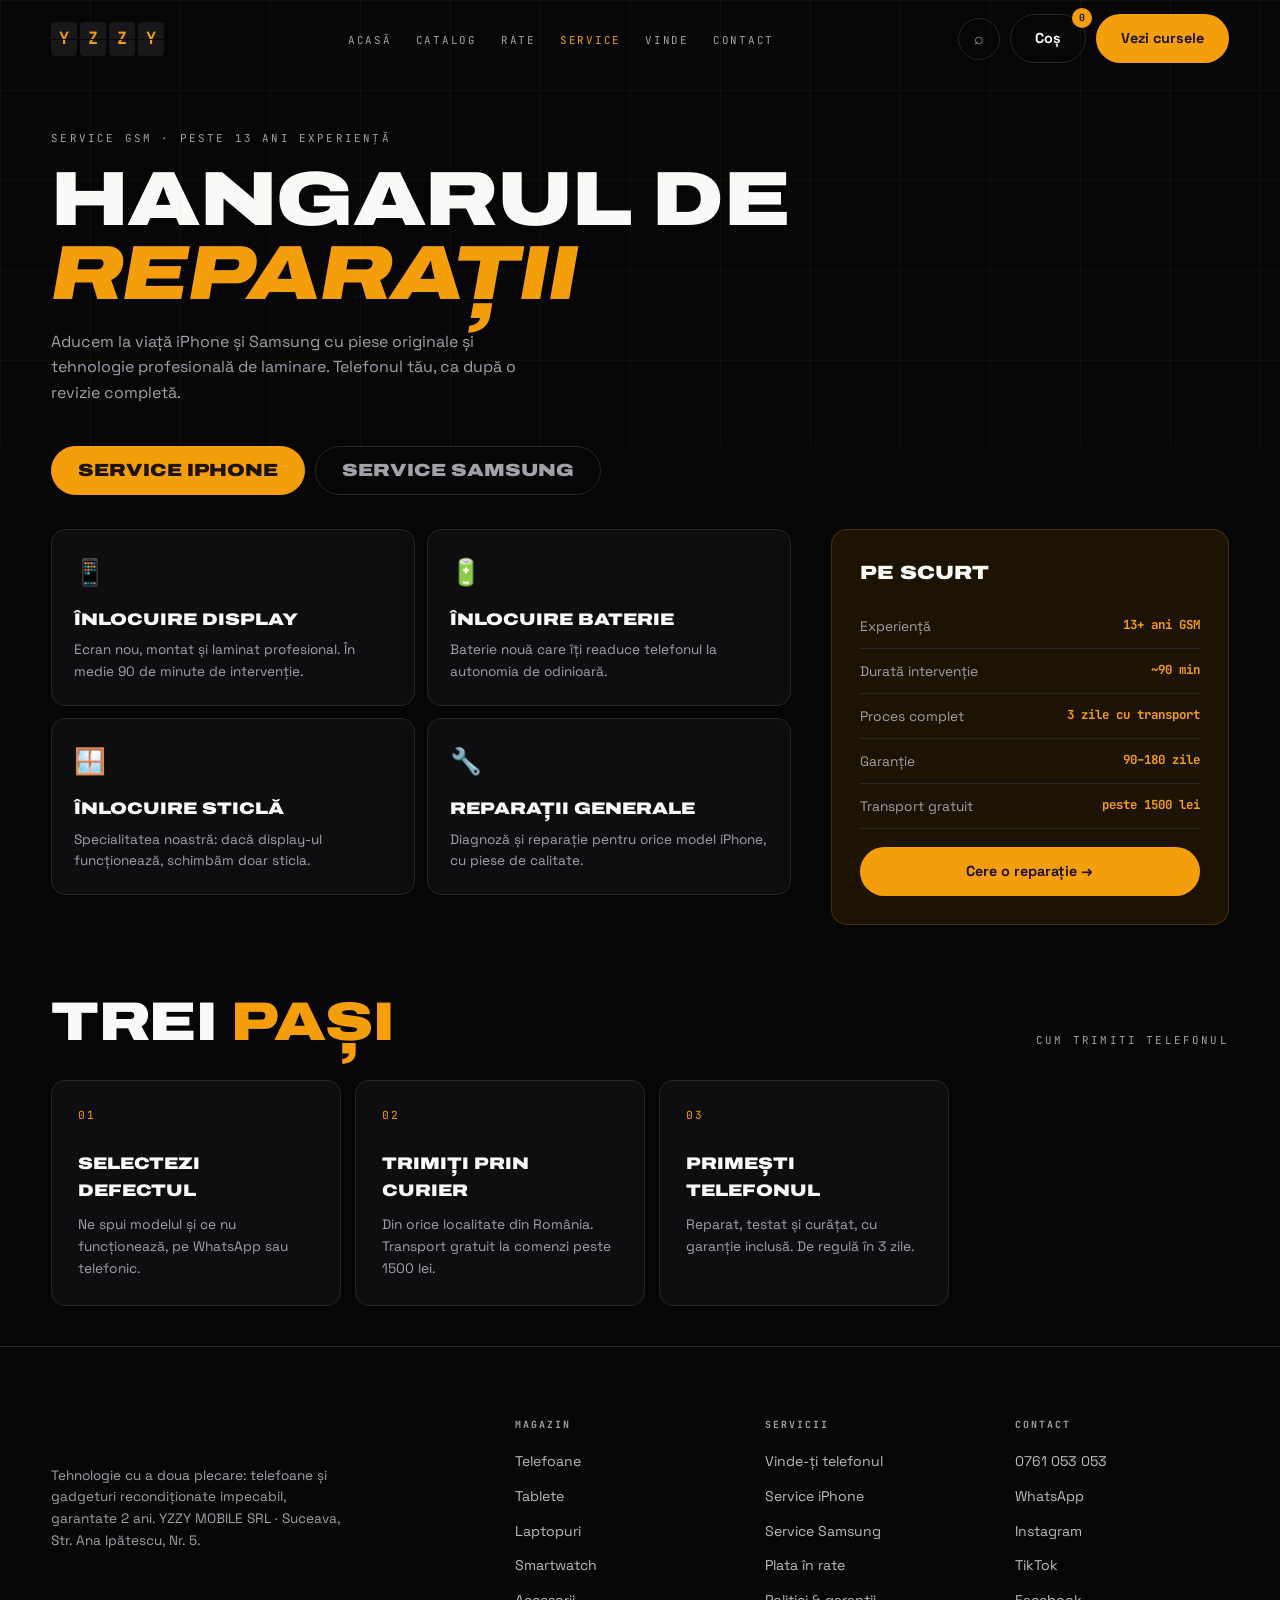
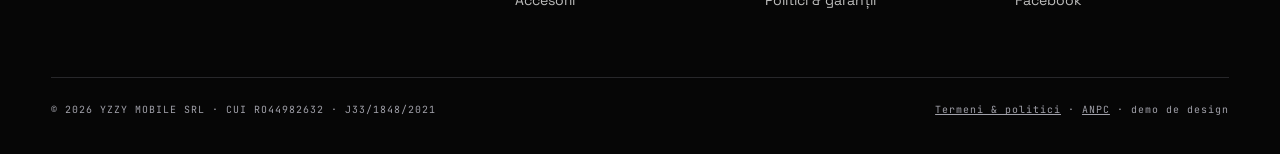
<file: service.html>
<!DOCTYPE html>
<html lang="ro">
<head>
<meta charset="UTF-8">
<meta name="viewport" content="width=device-width, initial-scale=1.0">
<title>Service iPhone & Samsung — YZZY · Reparații cu piese originale</title>
<meta name="description" content="Service GSM cu peste 13 ani experiență: înlocuire display, baterie, sticlă, cu piese originale. Garanție 90–180 zile, transport gratuit peste 1500 lei.">
<link rel="stylesheet" href="theme.css?v=3">
<style>
.srv-hero{padding:130px 4vw 40px}
.srv-hero h1{font-size:clamp(2.4rem,6vw,4.8rem);max-width:900px}
.srv-hero p{color:var(--gri);max-width:480px;margin-top:18px}
.srv-tabs{display:flex;gap:10px;padding:0 4vw;margin-bottom:34px}
.srv-tab{font-family:var(--f-display);font-stretch:125%;font-weight:900;text-transform:uppercase;font-size:1.1rem;padding:14px 26px;border-radius:100px;border:1px solid var(--linie);background:none;color:var(--gri);cursor:pointer;transition:all .2s}
.srv-tab.active{background:var(--amber);color:var(--fum);border-color:var(--amber)}
.srv-panel{display:none;padding:0 4vw 40px}
.srv-panel.show{display:block}
.srv-grid{display:grid;grid-template-columns:1.3fr .7fr;gap:40px;align-items:start}
@media(max-width:900px){.srv-grid{grid-template-columns:1fr}}
.svc-list{display:grid;grid-template-columns:1fr 1fr;gap:12px}
@media(max-width:560px){.svc-list{grid-template-columns:1fr}}
.svc{background:var(--carbune);border:1px solid var(--linie);border-radius:14px;padding:22px;transition:border-color .2s}
.svc:hover{border-color:var(--amber)}
.svc .ic{font-size:1.6rem;margin-bottom:14px}
.svc h4{font-family:var(--f-display);font-stretch:125%;font-weight:900;text-transform:uppercase;font-size:1.05rem;margin-bottom:6px}
.svc p{color:var(--gri);font-size:.85rem}
.srv-side{background:var(--fum);border:1px solid rgba(245,158,11,.2);border-radius:16px;padding:28px}
.srv-side h3{font-family:var(--f-display);font-stretch:125%;font-weight:900;text-transform:uppercase;font-size:1.2rem;margin-bottom:16px}
.srv-fact{display:flex;justify-content:space-between;gap:12px;padding:11px 0;border-bottom:1px solid var(--linie);font-size:.86rem}
.srv-fact:last-child{border-bottom:none}
.srv-fact span:first-child{color:var(--gri)}.srv-fact b{color:var(--amber);font-family:var(--f-mono);font-size:.78rem}
.proc{display:grid;grid-template-columns:repeat(3,1fr);gap:14px;padding:0 4vw 40px;max-width:1000px}
@media(max-width:760px){.proc{grid-template-columns:1fr}}
.proc .p3{background:var(--carbune);border:1px solid var(--linie);border-radius:14px;padding:26px}
.proc .p3 .n{font-family:var(--f-mono);color:var(--amber);font-size:.7rem;letter-spacing:.18em;display:block;margin-bottom:26px}
.proc .p3 h4{font-family:var(--f-display);font-stretch:125%;font-weight:900;text-transform:uppercase;font-size:1.05rem;margin-bottom:8px}
.proc .p3 p{color:var(--gri);font-size:.86rem}
</style>
</head>
<body>
<nav id="nav"></nav>

<header class="srv-hero grid-bg">
  <span class="sec-num" style="display:block;margin-bottom:16px">SERVICE GSM · PESTE 13 ANI EXPERIENȚĂ</span>
  <h1 class="display">Hangarul de <em class="amber">reparații</em></h1>
  <p>Aducem la viață iPhone și Samsung cu piese originale și tehnologie profesională de laminare. Telefonul tău, ca după o revizie completă.</p>
</header>

<div class="srv-tabs">
  <button class="srv-tab active" data-tab="iphone">Service iPhone</button>
  <button class="srv-tab" data-tab="samsung" id="samsung">Service Samsung</button>
</div>

<section class="srv-panel show" data-panel="iphone" style="padding-top:0">
  <div class="srv-grid">
    <div class="svc-list">
      <div class="svc"><div class="ic">📱</div><h4>Înlocuire display</h4><p>Ecran nou, montat și laminat profesional. În medie 90 de minute de intervenție.</p></div>
      <div class="svc"><div class="ic">🔋</div><h4>Înlocuire baterie</h4><p>Baterie nouă care îți readuce telefonul la autonomia de odinioară.</p></div>
      <div class="svc"><div class="ic">🪟</div><h4>Înlocuire sticlă</h4><p>Specialitatea noastră: dacă display-ul funcționează, schimbăm doar sticla.</p></div>
      <div class="svc"><div class="ic">🔧</div><h4>Reparații generale</h4><p>Diagnoză și reparație pentru orice model iPhone, cu piese de calitate.</p></div>
    </div>
    <aside class="srv-side">
      <h3>Pe scurt</h3>
      <div class="srv-fact"><span>Experiență</span><b>13+ ani GSM</b></div>
      <div class="srv-fact"><span>Durată intervenție</span><b>~90 min</b></div>
      <div class="srv-fact"><span>Proces complet</span><b>3 zile cu transport</b></div>
      <div class="srv-fact"><span>Garanție</span><b>90–180 zile</b></div>
      <div class="srv-fact"><span>Transport gratuit</span><b>peste 1500 lei</b></div>
      <a class="btn btn-amber" href="https://wa.me/+40761053053" style="width:100%;justify-content:center;margin-top:18px">Cere o reparație →</a>
    </aside>
  </div>
</section>

<section class="srv-panel" data-panel="samsung" style="padding-top:0">
  <div class="srv-grid">
    <div class="svc-list">
      <div class="svc"><div class="ic">📱</div><h4>Înlocuire display Samsung</h4><p>Piese originale Samsung, montate cu tehnologie folosită și în fabrici.</p></div>
      <div class="svc"><div class="ic">🔋</div><h4>Înlocuire baterie</h4><p>Autonomie ca nouă, cu componente originale și testare completă.</p></div>
      <div class="svc"><div class="ic">🪟</div><h4>Reparație sticlă</h4><p>Înlocuim sticla spartă păstrând display-ul funcțional, unde e posibil.</p></div>
      <div class="svc"><div class="ic">🔧</div><h4>Reparații generale</h4><p>Curățare, testare și reparație profesională pentru orice model Samsung.</p></div>
    </div>
    <aside class="srv-side">
      <h3>Pe scurt</h3>
      <div class="srv-fact"><span>Experiență</span><b>15+ ani GSM</b></div>
      <div class="srv-fact"><span>Piese</span><b>Originale Samsung</b></div>
      <div class="srv-fact"><span>Proces complet</span><b>max. 3 zile</b></div>
      <div class="srv-fact"><span>Garanție</span><b>90–180 zile</b></div>
      <div class="srv-fact"><span>Transport gratuit</span><b>peste 1500 lei</b></div>
      <a class="btn btn-amber" href="https://wa.me/+40761053053" style="width:100%;justify-content:center;margin-top:18px">Cere o reparație →</a>
    </aside>
  </div>
</section>

<div class="sec-head reveal" style="padding:30px 4vw 0;margin-bottom:30px">
  <h2 class="sec-title">Trei <em>pași</em></h2>
  <span class="sec-num">CUM TRIMITI TELEFONUL</span>
</div>
<div class="proc">
  <div class="p3 reveal"><span class="n">01</span><h4>Selectezi defectul</h4><p>Ne spui modelul și ce nu funcționează, pe WhatsApp sau telefonic.</p></div>
  <div class="p3 reveal"><span class="n">02</span><h4>Trimiți prin curier</h4><p>Din orice localitate din România. Transport gratuit la comenzi peste 1500 lei.</p></div>
  <div class="p3 reveal"><span class="n">03</span><h4>Primești telefonul</h4><p>Reparat, testat și curățat, cu garanție inclusă. De regulă în 3 zile.</p></div>
</div>

<footer id="footer"></footer>

<script src="data/catalog.js?v=3"></script>
<script src="app.js?v=3"></script>
<script>
renderNav('service.html');
renderFooter(document.getElementById('footer'));
document.querySelectorAll('.srv-tab').forEach(t=>t.addEventListener('click',()=>{
  document.querySelectorAll('.srv-tab').forEach(x=>x.classList.remove('active'));
  t.classList.add('active');
  document.querySelectorAll('.srv-panel').forEach(p=>p.classList.toggle('show',p.dataset.panel===t.dataset.tab));
}));
if(location.hash==='#samsung'){document.querySelector('[data-tab="samsung"]').click()}
initReveal();
</script>
</body>
</html>
</file>
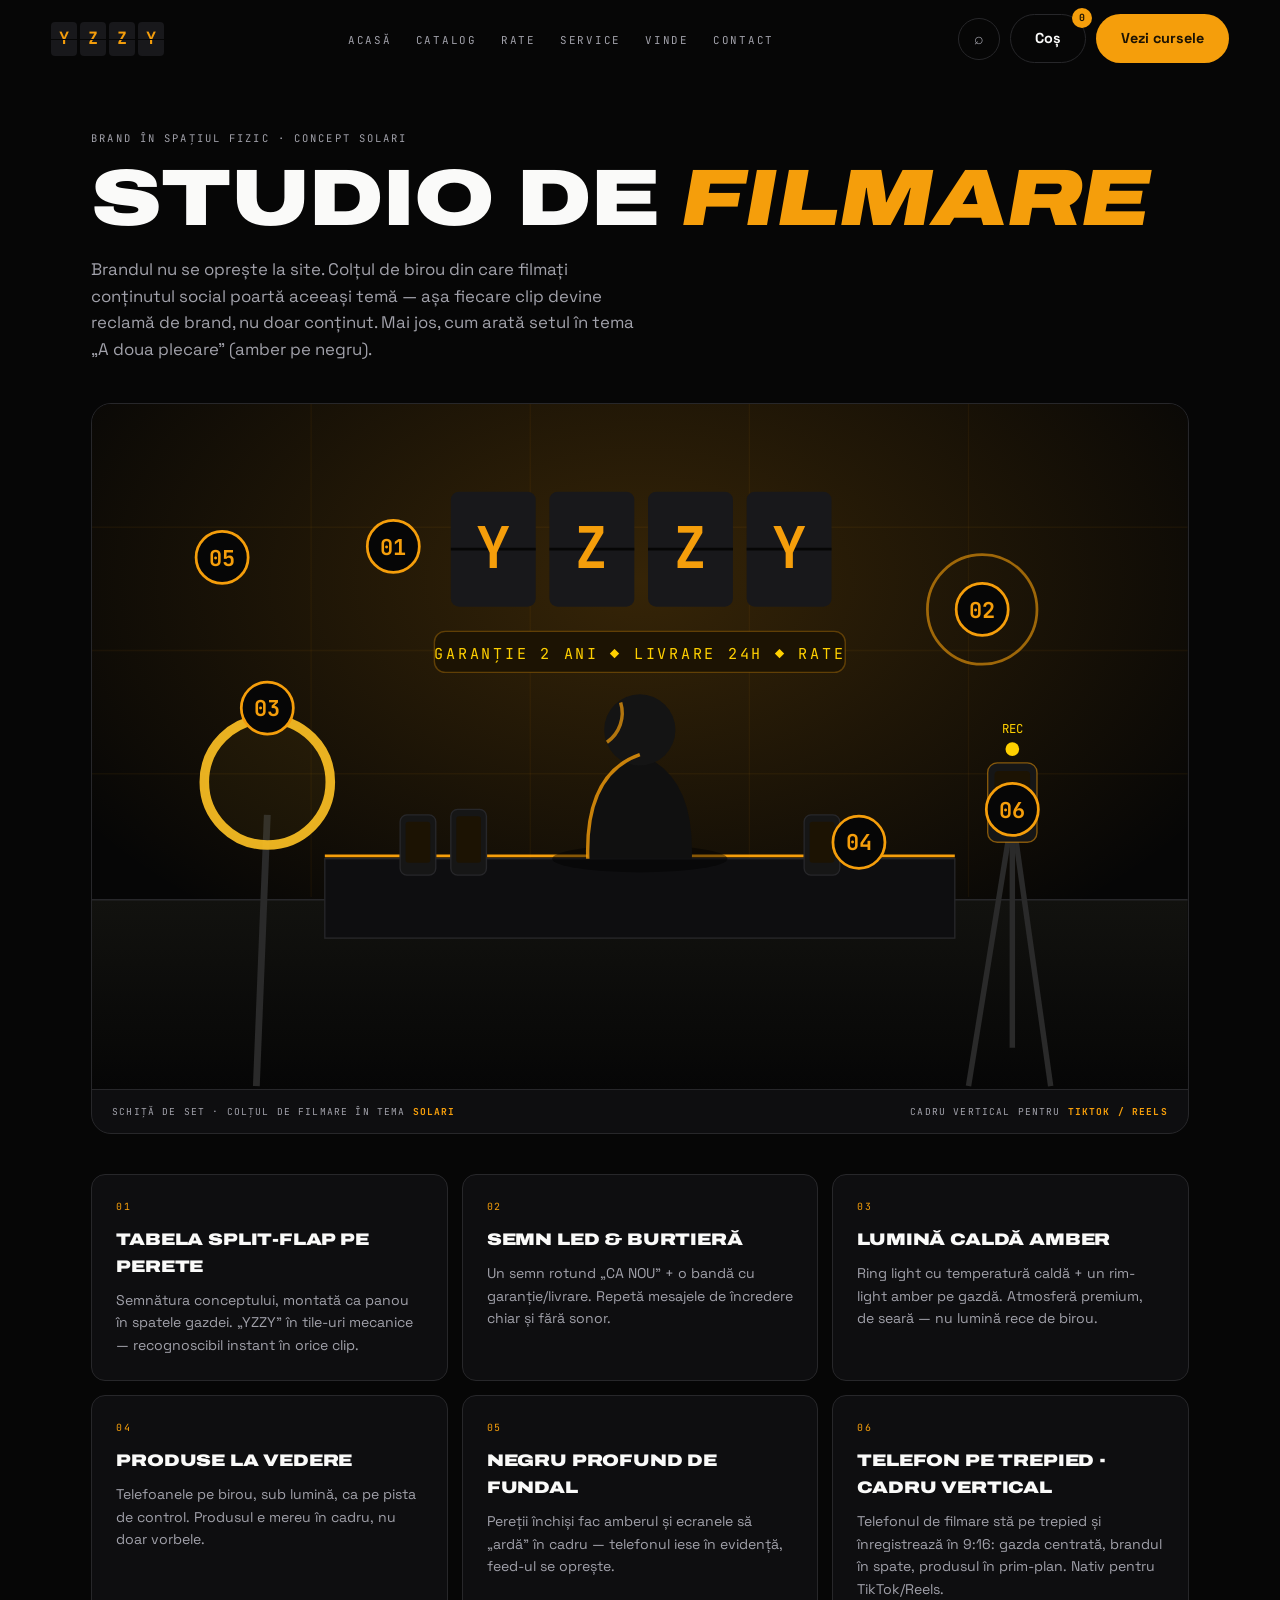
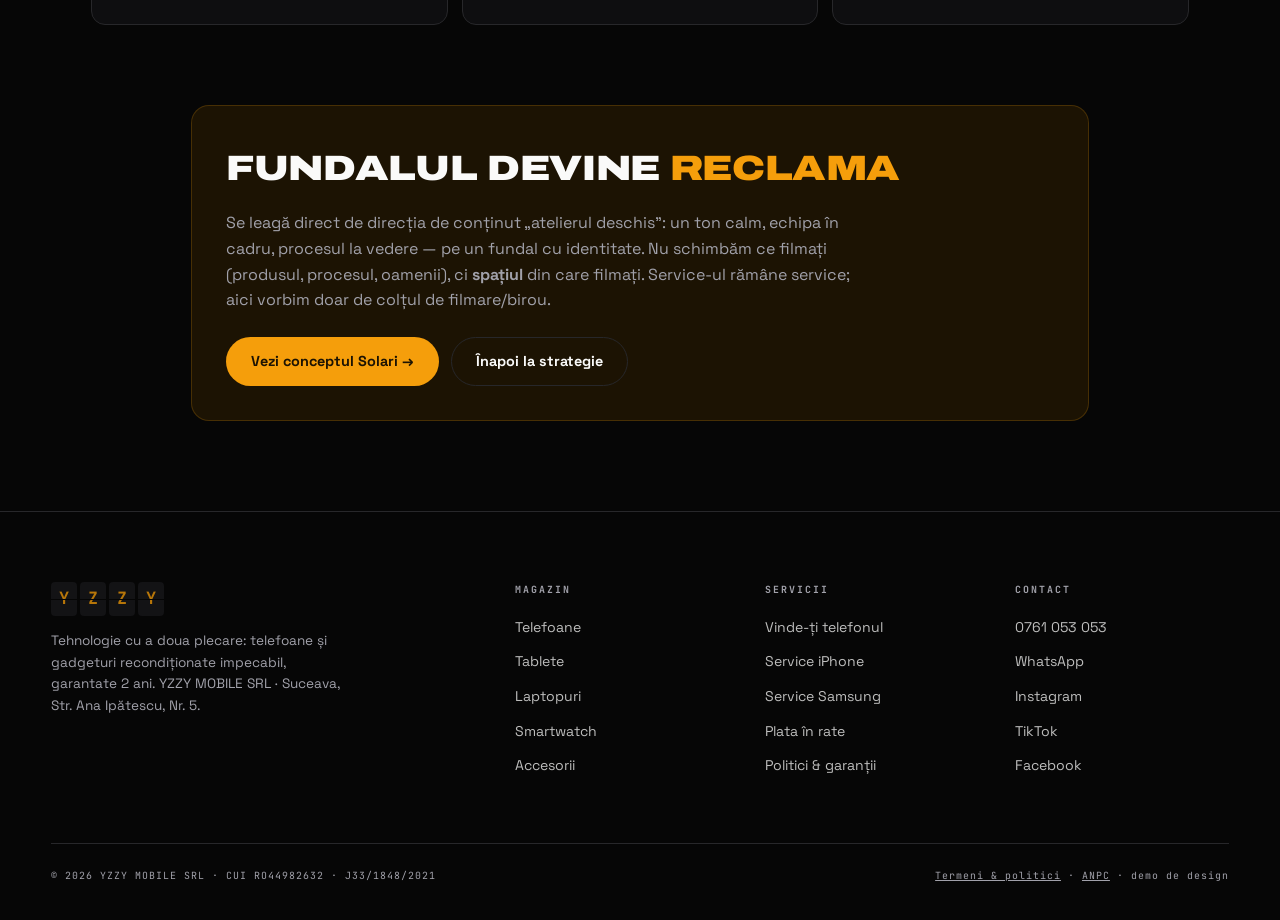
<file: studio.html>
<!DOCTYPE html>
<html lang="ro">
<head>
<meta charset="UTF-8">
<meta name="viewport" content="width=device-width, initial-scale=1.0">
<title>Studio de filmare — YZZY · concept Solari</title>
<meta name="description" content="Cum se transmite brandul YZZY pe fundalul de filmare: colțul de birou din care se filmează conținutul social, în tema Solari (amber pe negru).">
<link rel="stylesheet" href="theme.css?v=3">
<style>
.st-hero{padding:130px 4vw 30px;max-width:1200px;margin:0 auto}
.st-hero h1{font-size:clamp(2.6rem,7vw,5rem)}
.st-hero p{color:var(--gri);max-width:560px;margin-top:18px;font-size:1.05rem}
.st-wrap{max-width:1200px;margin:0 auto;padding:10px 4vw 40px}
.set{background:var(--carbune);border:1px solid var(--linie);border-radius:20px;overflow:hidden}
.set svg{display:block;width:100%;height:auto}
.set-cap{font-family:var(--f-mono);font-size:.6rem;letter-spacing:.12em;text-transform:uppercase;color:var(--gri);padding:14px 20px;border-top:1px solid var(--linie);display:flex;justify-content:space-between;flex-wrap:wrap;gap:10px}
.set-cap b{color:var(--amber)}
.els{display:grid;grid-template-columns:repeat(3,1fr);gap:14px;max-width:1200px;margin:0 auto;padding:0 4vw 50px}
@media(max-width:900px){.els{grid-template-columns:1fr 1fr}}
@media(max-width:560px){.els{grid-template-columns:1fr}}
.el{background:var(--carbune);border:1px solid var(--linie);border-radius:14px;padding:24px}
.el .n{font-family:var(--f-mono);font-size:.62rem;letter-spacing:.14em;color:var(--amber);display:block;margin-bottom:12px}
.el h3{font-family:var(--f-display);font-stretch:125%;font-weight:900;text-transform:uppercase;font-size:1.05rem;margin-bottom:8px;letter-spacing:-.01em}
.el p{color:var(--gri);font-size:.88rem}
.why{max-width:1000px;margin:0 auto;padding:30px 4vw 90px}
.why .band{background:var(--fum);border:1px solid rgba(245,158,11,.2);border-radius:18px;padding:34px}
.why .band h2{font-family:var(--f-display);font-stretch:125%;font-weight:900;text-transform:uppercase;font-size:clamp(1.5rem,3vw,2.2rem);letter-spacing:-.01em;margin-bottom:14px}
.why .band h2 em{font-style:normal;color:var(--amber)}
.why .band p{color:var(--gri);max-width:640px}
.why .band .cta{display:flex;gap:12px;flex-wrap:wrap;margin-top:24px}
.sec-num{font-family:var(--f-mono);font-size:.66rem;letter-spacing:.2em;color:var(--gri);display:block;margin-bottom:14px}
</style>
</head>
<body>
<nav id="nav"></nav>

<header class="st-hero">
  <span class="sec-num">BRAND ÎN SPAȚIUL FIZIC · CONCEPT SOLARI</span>
  <h1 class="display">Studio de <em class="amber">filmare</em></h1>
  <p>Brandul nu se oprește la site. Colțul de birou din care filmați conținutul social poartă aceeași temă — așa fiecare clip devine reclamă de brand, nu doar conținut. Mai jos, cum arată setul în tema „A doua plecare" (amber pe negru).</p>
</header>

<div class="st-wrap">
  <div class="set">
    <svg viewBox="0 0 800 500" xmlns="http://www.w3.org/2000/svg" role="img" aria-label="Schiță a colțului de filmare YZZY în tema Solari: perete negru cu tabelă split-flap YZZY, semn LED, birou cu produse, ring light și cameră pe trepied.">
      <defs>
        <radialGradient id="glow" cx="50%" cy="26%" r="62%">
          <stop offset="0" stop-color="#F59E0B" stop-opacity="0.20"/>
          <stop offset="1" stop-color="#F59E0B" stop-opacity="0"/>
        </radialGradient>
        <linearGradient id="floor" x1="0" y1="0" x2="0" y2="1">
          <stop offset="0" stop-color="#12120F"/><stop offset="1" stop-color="#060606"/>
        </linearGradient>
      </defs>
      <rect width="800" height="500" fill="#060606"/>
      <rect width="800" height="500" fill="url(#glow)"/>
      <!-- grila tehnica subtila pe perete -->
      <g stroke="#F59E0B" stroke-opacity="0.05">
        <line x1="0" y1="90" x2="800" y2="90"/><line x1="0" y1="180" x2="800" y2="180"/><line x1="0" y1="270" x2="800" y2="270"/>
        <line x1="160" y1="0" x2="160" y2="360"/><line x1="320" y1="0" x2="320" y2="360"/><line x1="480" y1="0" x2="480" y2="360"/><line x1="640" y1="0" x2="640" y2="360"/>
      </g>
      <!-- podea -->
      <rect y="362" width="800" height="138" fill="url(#floor)"/>
      <line x1="0" y1="362" x2="800" y2="362" stroke="#27272A"/>
      <!-- tabela split-flap YZZY pe perete -->
      <g transform="translate(262,64)">
        <g font-family="'JetBrains Mono',monospace" font-weight="700" font-size="42" text-anchor="middle">
          <rect x="0" y="0" width="62" height="84" rx="6" fill="#18181B"/><line x1="0" y1="42" x2="62" y2="42" stroke="#060606" stroke-width="2"/><text x="31" y="56" fill="#F59E0B">Y</text>
          <rect x="72" y="0" width="62" height="84" rx="6" fill="#18181B"/><line x1="72" y1="42" x2="134" y2="42" stroke="#060606" stroke-width="2"/><text x="103" y="56" fill="#F59E0B">Z</text>
          <rect x="144" y="0" width="62" height="84" rx="6" fill="#18181B"/><line x1="144" y1="42" x2="206" y2="42" stroke="#060606" stroke-width="2"/><text x="175" y="56" fill="#F59E0B">Z</text>
          <rect x="216" y="0" width="62" height="84" rx="6" fill="#18181B"/><line x1="216" y1="42" x2="278" y2="42" stroke="#060606" stroke-width="2"/><text x="247" y="56" fill="#F59E0B">Y</text>
        </g>
      </g>
      <!-- strip burtiera pe perete -->
      <rect x="250" y="166" width="300" height="30" rx="8" fill="#1C1303" stroke="#F59E0B" stroke-opacity="0.3"/>
      <text x="400" y="186" text-anchor="middle" font-family="'JetBrains Mono',monospace" font-size="11" letter-spacing="2" fill="#FFD000">GARANȚIE 2 ANI ◆ LIVRARE 24H ◆ RATE</text>
      <!-- semn LED rotund «verificat» pe perete dreapta -->
      <circle cx="650" cy="150" r="40" fill="none" stroke="#F59E0B" stroke-width="2" stroke-opacity="0.6"/>
      <text x="650" y="146" text-anchor="middle" font-family="'Archivo',sans-serif" font-weight="900" font-size="15" fill="#F59E0B">CA</text>
      <text x="650" y="164" text-anchor="middle" font-family="'JetBrains Mono',monospace" font-size="9" letter-spacing="1" fill="#A1A1AA">NOU</text>
      <!-- birou / counter -->
      <line x1="170" y1="330" x2="630" y2="330" stroke="#F59E0B" stroke-width="2"/>
      <rect x="170" y="332" width="460" height="58" fill="#0E0E10" stroke="#27272A"/>
      <!-- produse pe birou (telefoane) -->
      <g>
        <rect x="225" y="300" width="26" height="44" rx="5" fill="#161616" stroke="#27272A"/><rect x="229" y="305" width="18" height="30" rx="2" fill="#1C1303"/>
        <rect x="262" y="296" width="26" height="48" rx="5" fill="#161616" stroke="#27272A"/><rect x="266" y="301" width="18" height="34" rx="2" fill="#1C1303"/>
        <rect x="520" y="300" width="26" height="44" rx="5" fill="#161616" stroke="#27272A"/><rect x="524" y="305" width="18" height="30" rx="2" fill="#1C1303"/>
      </g>
      <!-- gazda (silueta) in spatele biroului, rim-light amber -->
      <g>
        <ellipse cx="400" cy="332" rx="64" ry="10" fill="#000" opacity="0.45"/>
        <path d="M362 332 Q360 270 400 256 Q440 270 438 332 Z" fill="#101010"/>
        <circle cx="400" cy="238" r="26" fill="#141414"/>
        <!-- rim light pe stanga -->
        <path d="M362 332 Q360 270 400 256" fill="none" stroke="#F59E0B" stroke-width="2.5" stroke-opacity="0.8"/>
        <path d="M376 247 A26 26 0 0 0 386 218" fill="none" stroke="#F59E0B" stroke-width="2.5" stroke-opacity="0.7"/>
      </g>
      <!-- ring light fata-stanga -->
      <line x1="120" y1="498" x2="128" y2="300" stroke="#2A2A2A" stroke-width="5"/>
      <circle cx="128" cy="276" r="46" fill="none" stroke="#FBBF24" stroke-width="7" opacity="0.92"/>
      <circle cx="128" cy="276" r="46" fill="#FBBF24" opacity="0.05"/>
      <!-- camera / telefon pe trepied fata-dreapta -->
      <g>
        <line x1="672" y1="300" x2="640" y2="498" stroke="#2A2A2A" stroke-width="4"/>
        <line x1="672" y1="300" x2="700" y2="498" stroke="#2A2A2A" stroke-width="4"/>
        <line x1="672" y1="300" x2="672" y2="470" stroke="#2A2A2A" stroke-width="4"/>
        <rect x="654" y="262" width="36" height="58" rx="7" fill="#161616" stroke="#F59E0B" stroke-opacity="0.5"/>
        <rect x="659" y="268" width="26" height="40" rx="3" fill="#1C1303"/>
        <circle cx="672" cy="252" r="5" fill="#FFD000"/>
        <text x="672" y="240" text-anchor="middle" font-family="'JetBrains Mono',monospace" font-size="9" fill="#FFD000">REC</text>
      </g>
      <!-- numere de identificare -->
      <g font-family="'JetBrains Mono',monospace" font-weight="700" font-size="16" text-anchor="middle">
        <circle cx="220" cy="104" r="19" fill="#060606" stroke="#F59E0B" stroke-width="2"/><text x="220" y="110" fill="#F59E0B">01</text>
        <circle cx="650" cy="150" r="19" fill="#060606" stroke="#F59E0B" stroke-width="2"/><text x="650" y="156" fill="#F59E0B">02</text>
        <circle cx="128" cy="222" r="19" fill="#060606" stroke="#F59E0B" stroke-width="2"/><text x="128" y="228" fill="#F59E0B">03</text>
        <circle cx="560" cy="320" r="19" fill="#060606" stroke="#F59E0B" stroke-width="2"/><text x="560" y="326" fill="#F59E0B">04</text>
        <circle cx="95" cy="112" r="19" fill="#060606" stroke="#F59E0B" stroke-width="2"/><text x="95" y="118" fill="#F59E0B">05</text>
        <circle cx="672" cy="296" r="19" fill="#060606" stroke="#F59E0B" stroke-width="2"/><text x="672" y="302" fill="#F59E0B">06</text>
      </g>
    </svg>
    <div class="set-cap"><span>Schiță de set · colțul de filmare în tema <b>Solari</b></span><span>Cadru vertical pentru <b>TikTok / Reels</b></span></div>
  </div>
</div>

<section class="els" style="padding-top:0">
  <div class="el"><span class="n">01</span><h3>Tabela split-flap pe perete</h3><p>Semnătura conceptului, montată ca panou în spatele gazdei. „YZZY" în tile-uri mecanice — recognoscibil instant în orice clip.</p></div>
  <div class="el"><span class="n">02</span><h3>Semn LED & burtieră</h3><p>Un semn rotund „CA NOU" + o bandă cu garanție/livrare. Repetă mesajele de încredere chiar și fără sonor.</p></div>
  <div class="el"><span class="n">03</span><h3>Lumină caldă amber</h3><p>Ring light cu temperatură caldă + un rim-light amber pe gazdă. Atmosferă premium, de seară — nu lumină rece de birou.</p></div>
  <div class="el"><span class="n">04</span><h3>Produse la vedere</h3><p>Telefoanele pe birou, sub lumină, ca pe pista de control. Produsul e mereu în cadru, nu doar vorbele.</p></div>
  <div class="el"><span class="n">05</span><h3>Negru profund de fundal</h3><p>Pereții închiși fac amberul și ecranele să „ardă" în cadru — telefonul iese în evidență, feed-ul se oprește.</p></div>
  <div class="el"><span class="n">06</span><h3>Telefon pe trepied · cadru vertical</h3><p>Telefonul de filmare stă pe trepied și înregistrează în 9:16: gazda centrată, brandul în spate, produsul în prim-plan. Nativ pentru TikTok/Reels.</p></div>
</section>

<section class="why">
  <div class="band">
    <h2>Fundalul devine <em>reclama</em></h2>
    <p>Se leagă direct de direcția de conținut „atelierul deschis": un ton calm, echipa în cadru, procesul la vedere — pe un fundal cu identitate. Nu schimbăm ce filmați (produsul, procesul, oamenii), ci <b>spațiul</b> din care filmați. Service-ul rămâne service; aici vorbim doar de colțul de filmare/birou.</p>
    <div class="cta">
      <a class="btn btn-amber" href="index.html">Vezi conceptul Solari →</a>
      <a class="btn btn-ghost" href="https://nibriell.github.io/yzzy-redesign1/prezentare.html">Înapoi la strategie</a>
    </div>
  </div>
</section>

<footer id="footer"></footer>

<script src="data/catalog.js?v=3"></script>
<script src="app.js?v=3"></script>
<script>
renderNav('');
renderFooter(document.getElementById('footer'));
</script>
</body>
</html>
</file>
<file: theme.css>
/* YZZY — A doua plecare · tema comuna (amber pe negru) */
@import url('https://fonts.googleapis.com/css2?family=Archivo:wdth,wght@125,700..900&family=Space+Grotesk:wght@400;500;700&family=JetBrains+Mono:wght@400;500;700&family=Doto:wght@700;900&display=swap');

:root{
  --abis:#060606;
  --carbune:#0E0E10;
  --grafit:#18181B;
  --linie:#27272A;
  --fum:#1C1303;
  --amber:#F59E0B;
  --amber-aprins:#FBBF24;
  --amber-ars:#B45309;
  --galben:#FFD000;
  --galben-dim:#C2A005;
  --alb:#FAFAF9;
  --gri:#A1A1AA;
  --verde:#4ADE80;
  --rosu:#F87171;
  --f-display:'Archivo',sans-serif;
  --f-text:'Space Grotesk',sans-serif;
  --f-mono:'JetBrains Mono',monospace;
  --f-dot:'Doto',sans-serif;
}
*{margin:0;padding:0;box-sizing:border-box}
html{scroll-behavior:smooth}
body{background:var(--abis);color:var(--alb);font-family:var(--f-text);font-size:16px;line-height:1.6;-webkit-font-smoothing:antialiased;overflow-x:hidden}
::selection{background:var(--amber);color:var(--abis)}
a{color:inherit}
img{max-width:100%}

.display{font-family:var(--f-display);font-stretch:125%;font-weight:900;text-transform:uppercase;letter-spacing:-.01em;line-height:.96}
.mono{font-family:var(--f-mono);letter-spacing:.12em;text-transform:uppercase}
.dot{font-family:var(--f-dot);font-weight:900}
.amber{color:var(--amber)}
.galben{color:var(--galben)}
.muted{color:var(--gri)}

/* grila tehnica de fundal */
.grid-bg{position:relative}
.grid-bg::before{content:"";position:absolute;inset:0;pointer-events:none;
  background-image:linear-gradient(rgba(245,158,11,.05) 1px,transparent 1px),linear-gradient(90deg,rgba(245,158,11,.05) 1px,transparent 1px);
  background-size:90px 90px}

/* ---------- nav ---------- */
nav{position:fixed;top:0;left:0;right:0;z-index:100;display:flex;align-items:center;justify-content:space-between;gap:16px;padding:14px 4vw;transition:background .3s,border-color .3s;border-bottom:1px solid transparent}
nav.scrolled{background:rgba(6,6,6,.85);backdrop-filter:blur(16px);border-bottom-color:var(--linie)}
.logo{display:flex;gap:3px;text-decoration:none}
.logo .tile{position:relative;display:grid;place-items:center;width:26px;height:34px;background:var(--grafit);border-radius:4px;font-family:var(--f-mono);font-weight:700;font-size:17px;color:var(--amber);overflow:hidden;perspective:150px}
.logo .tile::after{content:"";position:absolute;left:0;right:0;top:50%;height:1px;background:var(--abis);z-index:2}
.logo .tile span{display:inline-block;backface-visibility:hidden;transform-origin:center top}
@keyframes flapDrop{0%{transform:rotateX(88deg)}55%{transform:rotateX(-10deg)}100%{transform:rotateX(0deg)}}
.logo .tile.flapping{color:var(--galben);box-shadow:inset 0 0 0 1px rgba(255,208,0,.3)}
.nav-links{display:flex;gap:24px;list-style:none}
.nav-links a{font-family:var(--f-mono);font-size:.68rem;letter-spacing:.16em;text-transform:uppercase;color:var(--gri);text-decoration:none;transition:color .2s;padding:6px 0}
.nav-links a:hover,.nav-links a.active{color:var(--amber)}
.nav-cta{display:flex;gap:10px;align-items:center}
.btn{display:inline-flex;align-items:center;justify-content:center;gap:8px;font-family:var(--f-text);font-weight:700;font-size:.9rem;padding:12px 24px;border-radius:100px;text-decoration:none;border:1px solid transparent;cursor:pointer;transition:transform .2s,background .2s,color .2s,border-color .2s,box-shadow .3s}
.btn:hover{transform:translateY(-1px)}
.btn-amber{background:var(--amber);color:var(--fum)}
.btn-amber:hover{background:var(--amber-aprins);box-shadow:0 0 32px rgba(245,158,11,.35)}
.btn-ghost{border-color:var(--linie);color:var(--alb)}
.btn-ghost:hover{border-color:var(--amber);color:var(--amber)}
#cartBtn{position:relative}
.cart-count{position:absolute;top:-7px;right:-7px;min-width:20px;height:20px;border-radius:100px;background:var(--amber);color:var(--fum);font-family:var(--f-mono);font-size:.62rem;font-weight:700;display:grid;place-items:center;padding:0 5px}
.icon-btn{width:42px;height:42px;border-radius:50%;border:1px solid var(--linie);background:none;color:var(--gri);cursor:pointer;display:grid;place-items:center;font-size:1rem;transition:color .2s,border-color .2s}
.icon-btn:hover{color:var(--amber);border-color:var(--amber)}
@media(max-width:980px){.nav-links{display:none}}

/* ---------- ticker ---------- */
.ticker{background:var(--fum);border-top:1px solid rgba(245,158,11,.15);border-bottom:1px solid rgba(245,158,11,.15);overflow:hidden;padding:11px 0}
.ticker-track{display:flex;gap:46px;width:max-content;animation:tick 30s linear infinite}
.ticker-track:hover{animation-play-state:paused}
.ticker-track span{font-family:var(--f-mono);font-size:.68rem;letter-spacing:.16em;text-transform:uppercase;color:var(--galben);white-space:nowrap}
.ticker-track i{font-style:normal;color:var(--galben-dim)}
@keyframes tick{to{transform:translateX(-50%)}}

/* ---------- sectiuni ---------- */
section{padding:90px 4vw;position:relative}
.sec-head{display:flex;align-items:flex-end;justify-content:space-between;gap:24px;margin-bottom:48px;flex-wrap:wrap}
.sec-num{font-family:var(--f-mono);font-size:.68rem;letter-spacing:.2em;color:var(--gri)}
.sec-title{font-family:var(--f-display);font-stretch:125%;font-weight:900;text-transform:uppercase;font-size:clamp(1.9rem,4.5vw,3.4rem);letter-spacing:-.01em;line-height:1}
.sec-title em{font-style:normal;color:var(--amber)}
.reveal{opacity:0;transform:translateY(36px);transition:opacity .7s cubic-bezier(.22,1,.36,1),transform .7s cubic-bezier(.22,1,.36,1)}
.reveal.in{opacity:1;transform:none}

/* ---------- tabela / board ---------- */
.board{background:var(--carbune);border:1px solid var(--linie);border-radius:14px;overflow:hidden}
.board-row{display:flex;gap:14px;align-items:center;padding:13px 20px;border-bottom:1px solid #1A1A1D;font-family:var(--f-mono);font-size:.74rem;letter-spacing:.08em;text-transform:uppercase;text-decoration:none;transition:background .2s}
.board-row:last-child{border-bottom:none}
a.board-row:hover{background:var(--grafit)}
.board-row .col-name{flex:2;min-width:0;color:var(--alb);white-space:nowrap;overflow:hidden;text-overflow:ellipsis}
.board-row .col-state{width:110px;color:var(--verde);flex:none}
.board-row .col-tag{flex:1.4;min-width:0;color:var(--gri);white-space:nowrap;overflow:hidden;text-overflow:ellipsis}
.board-row .col-price{color:var(--galben);font-family:var(--f-dot);font-weight:900;font-size:.95rem;flex:none}
.board-head{background:var(--grafit);color:var(--gri);font-size:.62rem}
.board-head .col-state,.board-head .col-price{color:var(--gri);font-family:var(--f-mono);font-weight:400;font-size:.62rem}

/* ---------- carduri produs ---------- */
.pgrid{display:grid;grid-template-columns:repeat(4,1fr);gap:14px}
.pcard{position:relative;background:var(--carbune);border:1px solid var(--linie);border-radius:14px;padding:18px;display:flex;flex-direction:column;gap:5px;text-decoration:none;color:var(--alb);transition:transform .3s cubic-bezier(.22,1,.36,1),border-color .3s;overflow:hidden}
.pcard::before{content:"";position:absolute;inset:-1px;border-radius:14px;padding:1px;background:radial-gradient(220px circle at var(--mx,50%) var(--my,50%),rgba(245,158,11,.7),transparent 70%);-webkit-mask:linear-gradient(#fff 0 0) content-box,linear-gradient(#fff 0 0);-webkit-mask-composite:xor;mask-composite:exclude;opacity:0;transition:opacity .3s;pointer-events:none}
.pcard:hover{transform:translateY(-5px)}
.pcard:hover::before{opacity:1}
.pvis{position:relative;height:170px;border-radius:10px;background:#141416;display:grid;place-items:center;margin-bottom:12px;overflow:hidden}
.pvis img{max-width:74%;max-height:82%;object-fit:contain;filter:brightness(.92);transition:filter .3s,transform .35s}
.pcard:hover .pvis img{filter:brightness(1.05);transform:scale(1.05)}
.ptag{position:absolute;top:10px;left:10px;font-family:var(--f-mono);font-size:.56rem;letter-spacing:.14em;text-transform:uppercase;color:var(--amber);background:var(--fum);border:1px solid rgba(245,158,11,.3);padding:4px 9px;border-radius:100px;z-index:1}
.pname{font-weight:700;font-size:.95rem;line-height:1.3;display:-webkit-box;-webkit-line-clamp:2;-webkit-box-orient:vertical;overflow:hidden;min-height:2.5em}
.pstate{font-family:var(--f-mono);font-size:.6rem;letter-spacing:.1em;text-transform:uppercase;color:var(--gri)}
.pfoot{display:flex;align-items:center;justify-content:space-between;margin-top:12px}
.pprice{font-family:var(--f-dot);font-weight:900;font-size:1.25rem;color:var(--amber)}
.pprice s{font-family:var(--f-mono);font-weight:400;font-size:.66rem;color:var(--gri);margin-right:8px;letter-spacing:0}
.padd{width:38px;height:38px;border-radius:50%;background:var(--grafit);border:1px solid var(--linie);color:var(--amber);font-size:1.15rem;cursor:pointer;display:grid;place-items:center;transition:background .2s,transform .2s,border-color .2s}
.padd:hover{background:var(--amber);color:var(--fum);transform:scale(1.1);border-color:var(--amber)}
@media(max-width:1100px){.pgrid{grid-template-columns:repeat(3,1fr)}}
@media(max-width:820px){.pgrid{grid-template-columns:repeat(2,1fr)}}
@media(max-width:520px){.pgrid{grid-template-columns:1fr}}

/* ---------- pills / filtre ---------- */
.pills{display:flex;gap:8px;flex-wrap:wrap}
.pill{font-family:var(--f-mono);font-size:.66rem;letter-spacing:.14em;text-transform:uppercase;padding:9px 18px;border-radius:100px;border:1px solid var(--linie);background:none;color:var(--gri);cursor:pointer;transition:all .2s;text-decoration:none}
.pill:hover{border-color:var(--amber);color:var(--amber)}
.pill.active{background:var(--amber);color:var(--fum);border-color:var(--amber);font-weight:700}

/* ---------- parteneri (lightbox tiles) ---------- */
.partner-tile{background:var(--alb);border-radius:12px;padding:16px 20px;display:grid;place-items:center;text-decoration:none;border:1px solid var(--linie);transition:transform .25s,box-shadow .3s,border-color .25s;min-height:84px}
.partner-tile img{max-height:44px;max-width:100%;object-fit:contain}
.partner-tile:hover{transform:translateY(-3px);border-color:var(--amber);box-shadow:0 0 36px rgba(245,158,11,.25)}

/* ---------- footer ---------- */
footer{border-top:1px solid var(--linie);padding:70px 4vw 36px;background:var(--abis)}
.foot-grid{display:grid;grid-template-columns:2fr 1fr 1fr 1fr;gap:36px;margin-bottom:56px}
.foot-grid h5{font-family:var(--f-mono);font-size:.62rem;letter-spacing:.2em;text-transform:uppercase;color:var(--gri);margin-bottom:16px}
.foot-grid ul{list-style:none}
.foot-grid li{margin-bottom:9px}
.foot-grid a{color:var(--alb);text-decoration:none;font-size:.88rem;opacity:.75;transition:opacity .2s,color .2s}
.foot-grid a:hover{opacity:1;color:var(--amber)}
.foot-brand p{color:var(--gri);font-size:.85rem;max-width:300px;margin-top:14px}
.foot-bottom{display:flex;justify-content:space-between;gap:18px;flex-wrap:wrap;border-top:1px solid var(--linie);padding-top:24px;font-family:var(--f-mono);font-size:.62rem;letter-spacing:.1em;color:var(--gri)}
.foot-bottom a{color:inherit}
@media(max-width:900px){.foot-grid{grid-template-columns:1fr 1fr}}

/* ---------- toast ---------- */
.toast{position:fixed;bottom:24px;left:50%;transform:translate(-50%,80px);background:var(--grafit);border:1px solid var(--amber);color:var(--alb);font-family:var(--f-mono);font-size:.7rem;letter-spacing:.1em;text-transform:uppercase;padding:13px 22px;border-radius:100px;z-index:300;transition:transform .4s cubic-bezier(.22,1,.36,1);pointer-events:none}
.toast.show{transform:translate(-50%,0)}
.toast b{color:var(--amber)}

/* ---------- search overlay ---------- */
.search-ov{position:fixed;inset:0;background:rgba(6,6,6,.92);backdrop-filter:blur(10px);z-index:250;display:none;padding:14vh 6vw 0;flex-direction:column;align-items:center}
.search-ov.show{display:flex}
.search-ov input{width:min(640px,100%);background:none;border:none;border-bottom:2px solid var(--amber);color:var(--alb);font-family:var(--f-display);font-stretch:125%;font-weight:700;font-size:clamp(1.4rem,4vw,2.4rem);text-transform:uppercase;padding:10px 4px;outline:none}
.search-ov input::placeholder{color:#3F3F46}
.search-res{width:min(640px,100%);margin-top:18px;max-height:50vh;overflow:auto}
.search-res a{display:flex;justify-content:space-between;gap:14px;padding:13px 6px;border-bottom:1px solid var(--linie);text-decoration:none;color:var(--alb);font-size:.9rem;transition:color .15s}
.search-res a:hover{color:var(--amber)}
.search-res a b{font-family:var(--f-dot);color:var(--amber);white-space:nowrap}
.search-close{position:absolute;top:26px;right:5vw}

/* ---------- scan line ---------- */
.scan{position:relative;overflow:hidden}
.scan::after{content:"";position:absolute;left:0;right:0;top:-3px;height:3px;background:linear-gradient(90deg,transparent,var(--amber-aprins),transparent);opacity:0;box-shadow:0 0 18px rgba(251,191,36,.8)}
.scan.scanning::after{animation:scanline 1.1s cubic-bezier(.4,0,.6,1) forwards}
@keyframes scanline{0%{top:-3px;opacity:1}96%{opacity:1}100%{top:100%;opacity:0}}

/* ---------- sigiliu ---------- */
.seal{width:118px;height:118px;flex:none;position:relative;display:grid;place-items:center}
.seal svg{position:absolute;inset:0;animation:spin 22s linear infinite}
.seal .core{width:48px;height:48px;border-radius:50%;background:var(--amber);color:var(--fum);display:grid;place-items:center;font-family:var(--f-display);font-stretch:125%;font-weight:900;font-size:15px}
@keyframes spin{to{transform:rotate(360deg)}}

@media(prefers-reduced-motion:reduce){*{animation-duration:.01ms !important;transition-duration:.01ms !important}}
</file>
